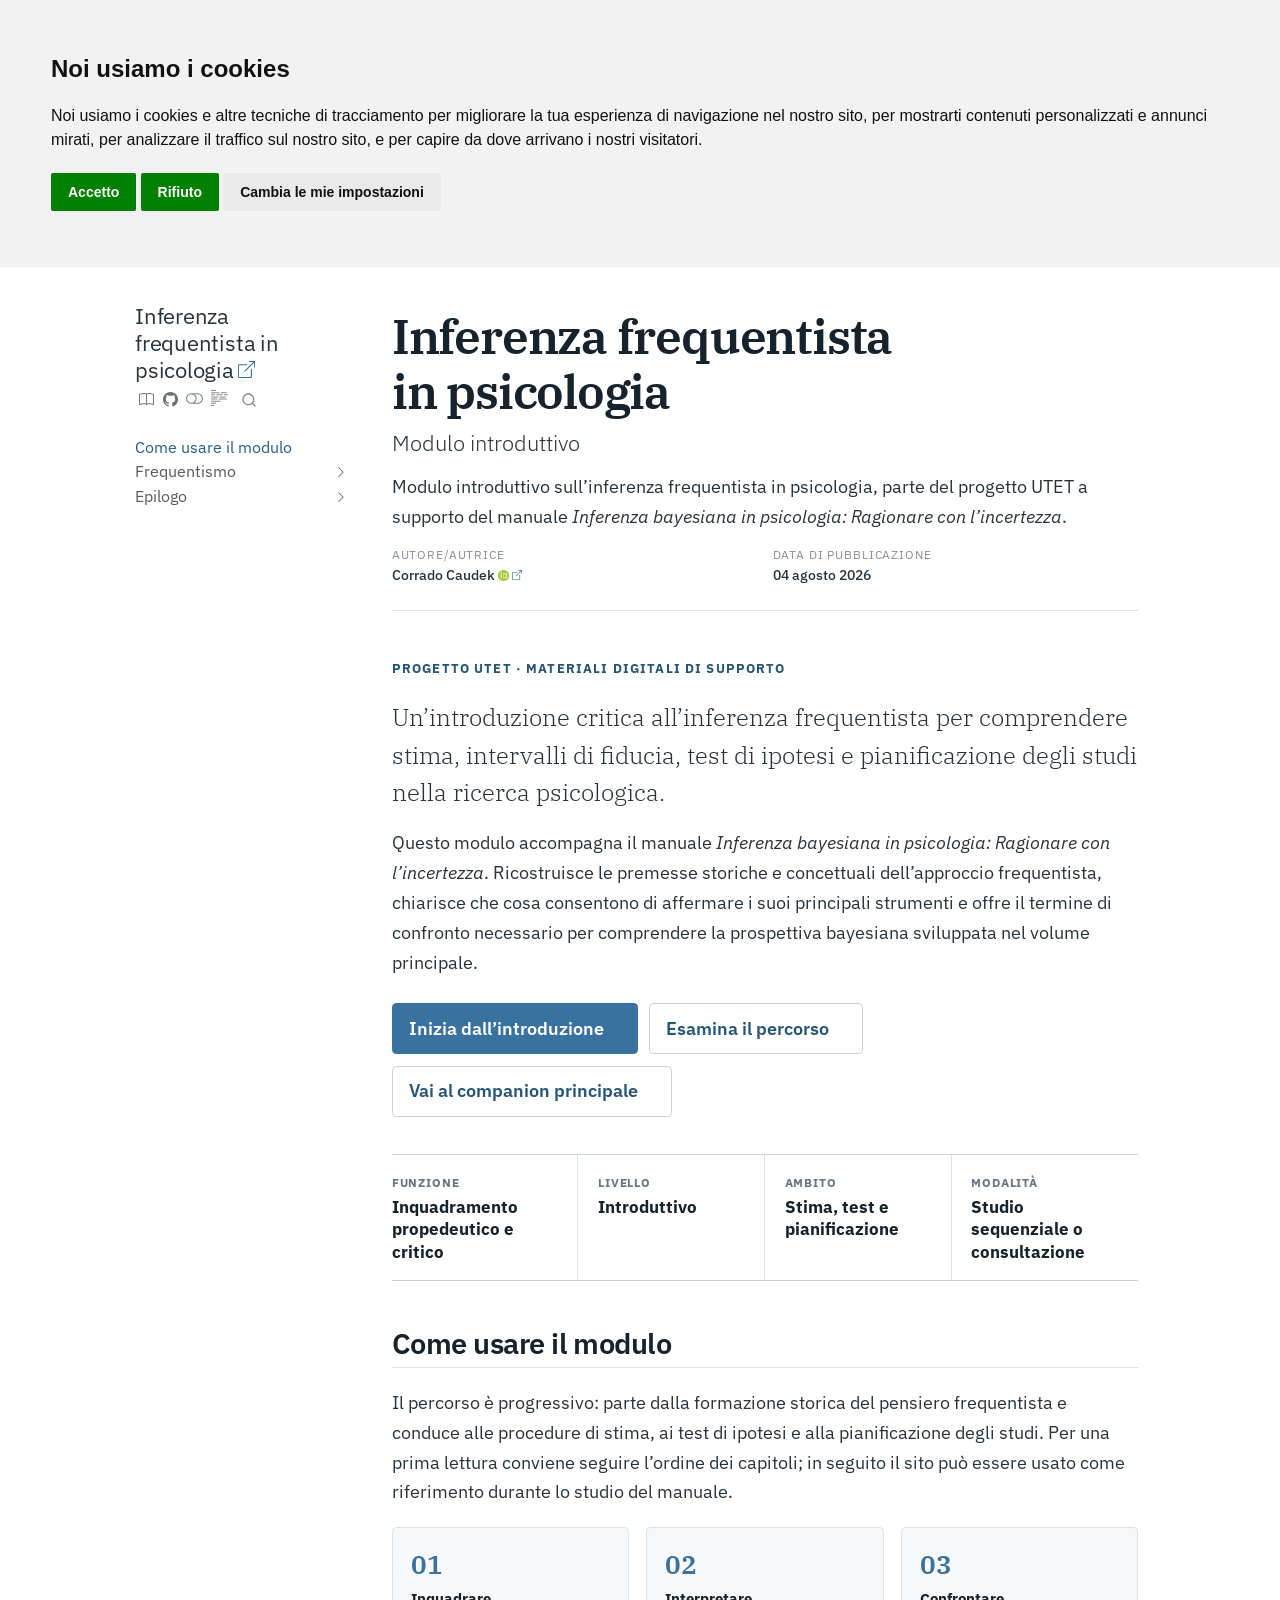
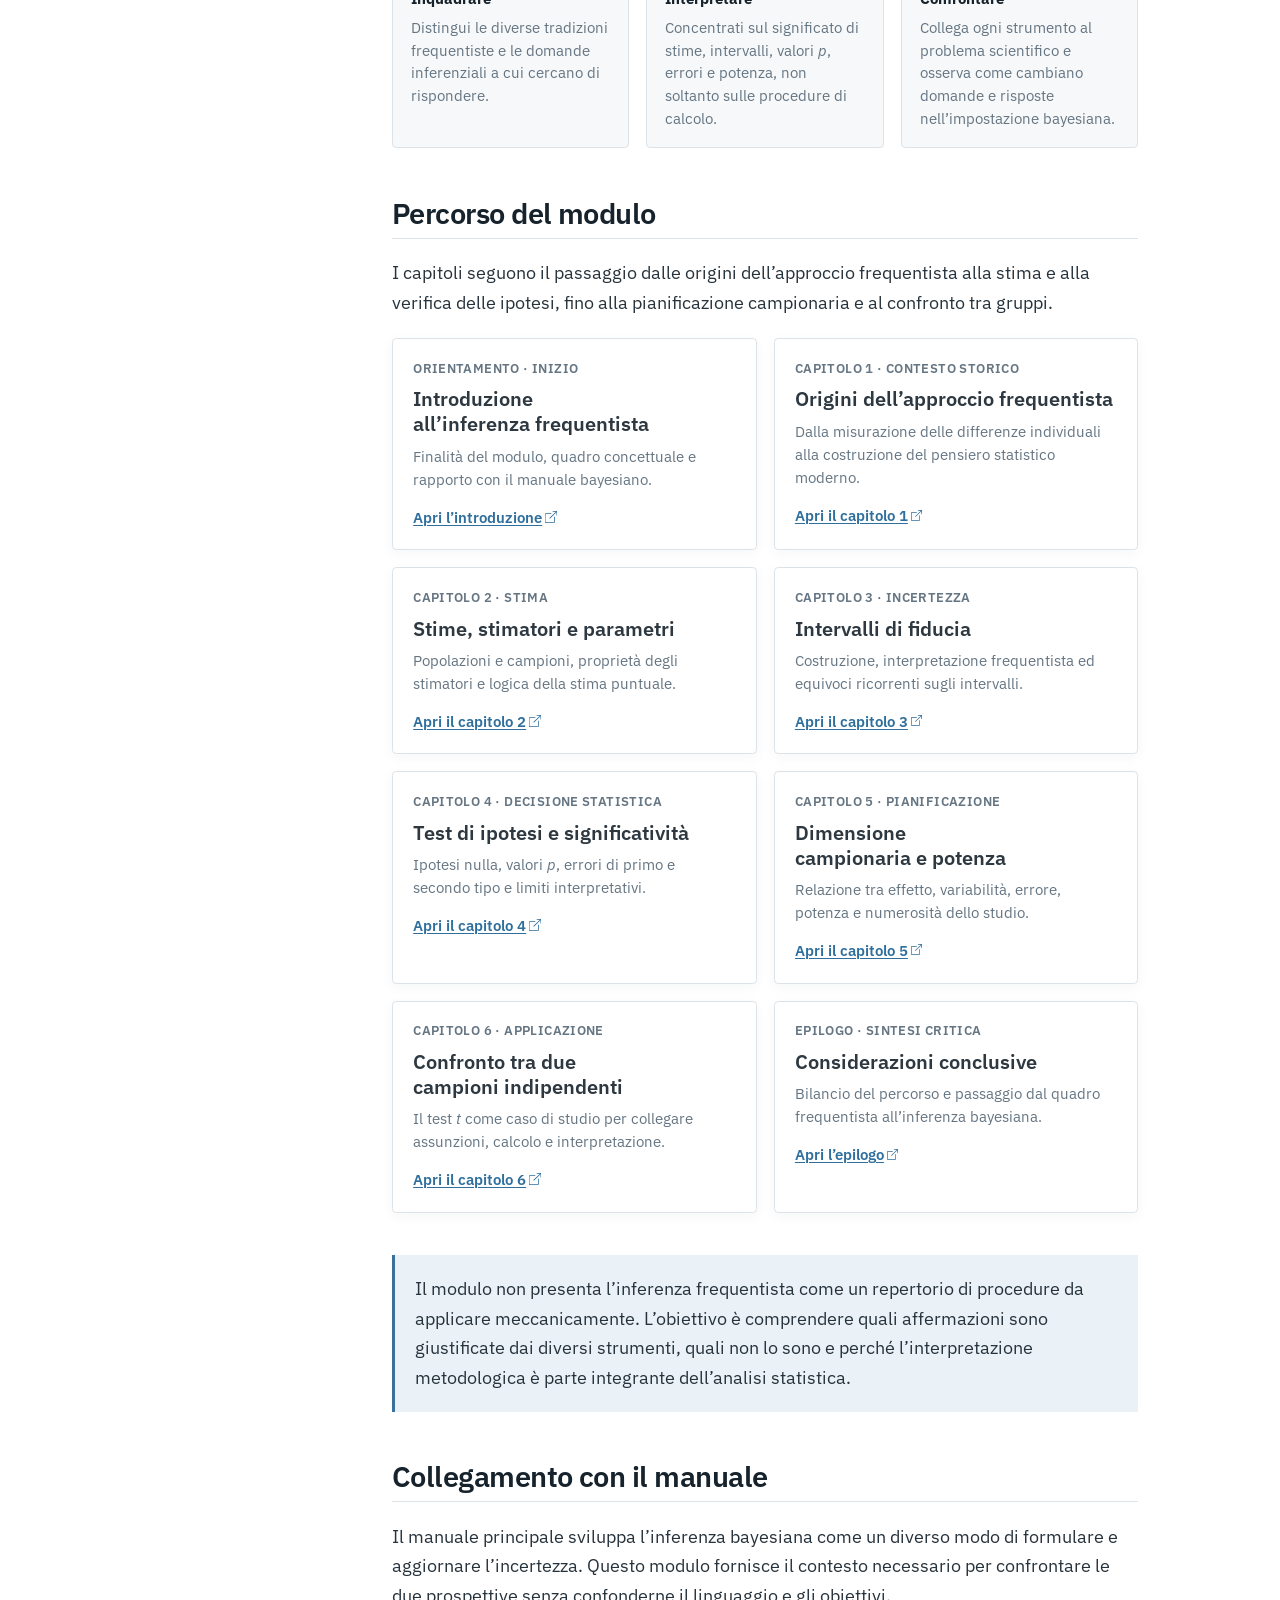
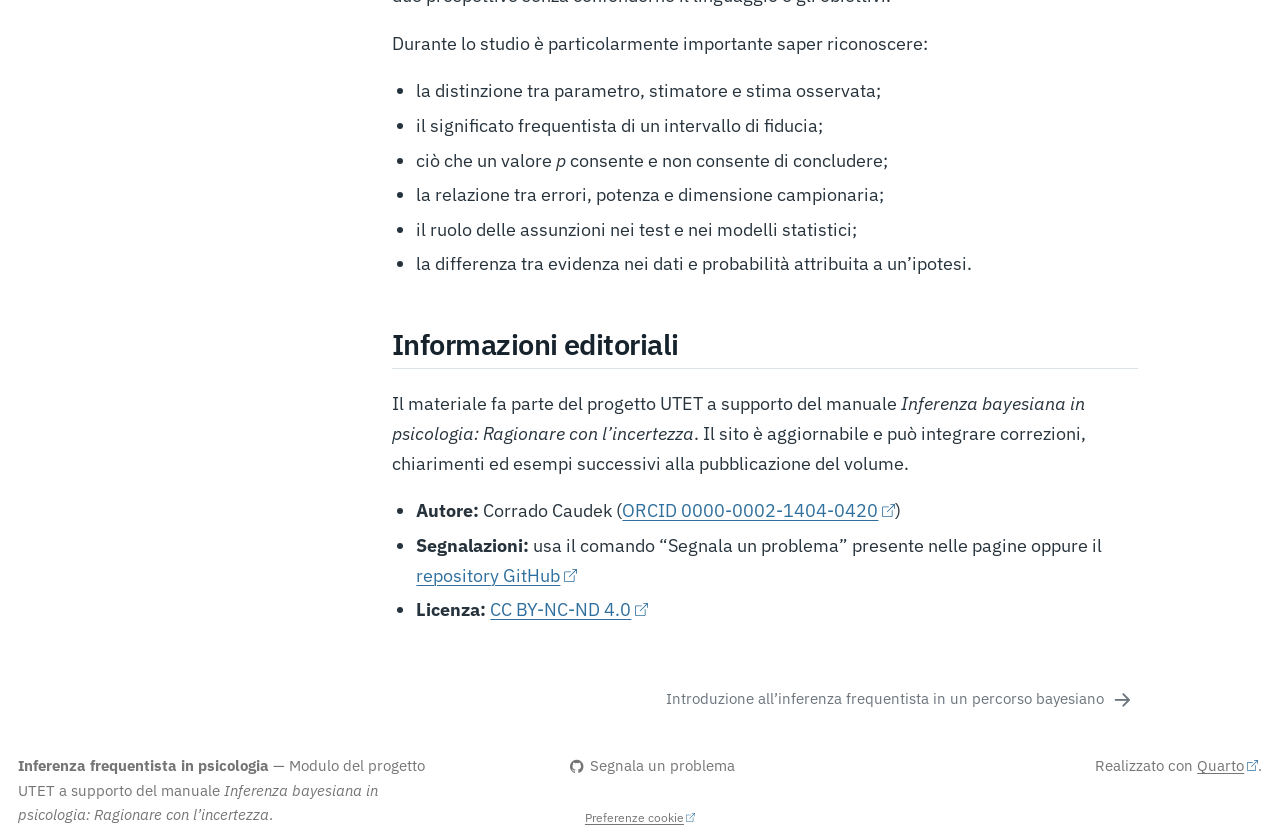
<file: index.html>
<!DOCTYPE html>
<html xmlns="http://www.w3.org/1999/xhtml" lang="it" xml:lang="it"><head>

<meta charset="utf-8">
<meta name="generator" content="quarto-1.9.38">

<meta name="viewport" content="width=device-width, initial-scale=1.0, user-scalable=yes">

<meta name="author" content="Corrado Caudek">
<meta name="description" content="Modulo introduttivo sull’inferenza frequentista in psicologia, parte del progetto UTET a supporto del manuale Inferenza bayesiana in psicologia: Ragionare con l’incertezza.">

<title>Inferenza frequentista in psicologia</title>
<style>
/* Default styles provided by pandoc.
** See https://pandoc.org/MANUAL.html#variables-for-html for config info.
*/
code{white-space: pre-wrap;}
span.smallcaps{font-variant: small-caps;}
div.columns{display: flex; gap: min(4vw, 1.5em);}
div.column{flex: auto; overflow-x: auto;}
div.hanging-indent{margin-left: 1.5em; text-indent: -1.5em;}
ul.task-list{list-style: none;}
ul.task-list li input[type="checkbox"] {
  width: 0.8em;
  margin: 0 0.8em 0.2em -1em; /* quarto-specific, see https://github.com/quarto-dev/quarto-cli/issues/4556 */ 
  vertical-align: middle;
}
</style>


<script src="site_libs/quarto-nav/quarto-nav.js"></script>
<script src="site_libs/quarto-nav/headroom.min.js"></script>
<script src="site_libs/clipboard/clipboard.min.js"></script>
<script src="site_libs/quarto-search/autocomplete.umd.js"></script>
<script src="site_libs/quarto-search/fuse.min.js"></script>
<script src="site_libs/quarto-search/quarto-search.js"></script>
<meta name="quarto:offset" content="./">
<link href="./chapters/frequentist_inference/introduction_frequentist_inference.html" rel="next">
<script src="site_libs/cookie-consent/cookie-consent.js"></script>
<link href="site_libs/cookie-consent/cookie-consent.css" rel="stylesheet">
<script src="site_libs/quarto-html/quarto.js" type="module"></script>
<script src="site_libs/quarto-html/tabsets/tabsets.js" type="module"></script>
<script src="site_libs/quarto-html/popper.min.js"></script>
<script src="site_libs/quarto-html/tippy.umd.min.js"></script>
<script src="site_libs/quarto-html/anchor.min.js"></script>
<link href="site_libs/quarto-html/tippy.css" rel="stylesheet">
<link href="site_libs/quarto-html/quarto-syntax-highlighting-bd31b91f9ddb1a75e3744ba9797c8182.css" rel="stylesheet" class="quarto-color-scheme" id="quarto-text-highlighting-styles">
<link href="site_libs/quarto-html/quarto-syntax-highlighting-dark-662b1d839dd28a08d17be9d78b753e45.css" rel="stylesheet" class="quarto-color-scheme quarto-color-alternate" id="quarto-text-highlighting-styles">
<link href="site_libs/quarto-html/quarto-syntax-highlighting-bd31b91f9ddb1a75e3744ba9797c8182.css" rel="stylesheet" class="quarto-color-scheme-extra" id="quarto-text-highlighting-styles">
<script src="site_libs/bootstrap/bootstrap.min.js"></script>
<link href="site_libs/bootstrap/bootstrap-icons.css" rel="stylesheet">
<link href="site_libs/bootstrap/bootstrap-3ca9c56ae126dfd2ea2ee80a8ddf12cc.min.css" rel="stylesheet" append-hash="true" class="quarto-color-scheme" id="quarto-bootstrap" data-mode="light">
<link href="site_libs/bootstrap/bootstrap-dark-40bbec47d005422d220f4664576d5232.min.css" rel="stylesheet" append-hash="true" class="quarto-color-scheme quarto-color-alternate" id="quarto-bootstrap" data-mode="light">
<link href="site_libs/bootstrap/bootstrap-3ca9c56ae126dfd2ea2ee80a8ddf12cc.min.css" rel="stylesheet" append-hash="true" class="quarto-color-scheme-extra" id="quarto-bootstrap" data-mode="light">
<script id="quarto-search-options" type="application/json">{
  "location": "sidebar",
  "copy-button": true,
  "collapse-after": 3,
  "panel-placement": "start",
  "type": "overlay",
  "limit": 50,
  "keyboard-shortcut": [
    "f",
    "/",
    "s"
  ],
  "show-item-context": true,
  "language": {
    "search-no-results-text": "Nessun risultato",
    "search-matching-documents-text": "documenti trovati",
    "search-copy-link-title": "Copiare il link nella ricerca",
    "search-hide-matches-text": "Nascondere i risultati aggiuntivi",
    "search-more-match-text": "ci sono altri risultati in questo documento",
    "search-more-matches-text": "ulteriori risultati in questo documento",
    "search-clear-button-title": "Pulire",
    "search-text-placeholder": "",
    "search-detached-cancel-button-title": "Cancellare",
    "search-submit-button-title": "Inviare",
    "search-label": "Ricerca"
  }
}</script>
<script async="" src="https://www.googletagmanager.com/gtag/js?id=G-QT5S3P9D31"></script>

<script type="text/plain" cookie-consent="tracking">

window.dataLayer = window.dataLayer || [];
function gtag(){dataLayer.push(arguments);}
gtag('js', new Date());
gtag('config', 'G-QT5S3P9D31', { 'anonymize_ip': true});
</script>

<script type="text/javascript" charset="UTF-8">
document.addEventListener('DOMContentLoaded', function () {
cookieconsent.run({
  "notice_banner_type":"headline",
  "consent_type":"express",
  "palette":"light",
  "language":"en",
  "page_load_consent_levels":["strictly-necessary"],
  "notice_banner_reject_button_hide":false,
  "preferences_center_close_button_hide":false,
  "website_name":""
  ,
"language":"it"
  });
});
</script> 
  
<style>html{ scroll-behavior: smooth; }</style>


<meta property="og:title" content="Inferenza frequentista in psicologia">
<meta property="og:description" content="Modulo introduttivo sull’inferenza frequentista in psicologia, parte del progetto UTET a supporto del manuale Inferenza bayesiana in psicologia: Ragionare con l’incertezza.">
<meta property="og:image" content="https://ccaudek.github.io/utet-frequentista/[data-uri]">
<meta property="og:site_name" content="Inferenza frequentista in psicologia">
<meta name="twitter:title" content="Inferenza frequentista in psicologia">
<meta name="twitter:description" content="Modulo introduttivo sull’inferenza frequentista in psicologia, parte del progetto UTET a supporto del manuale Inferenza bayesiana in psicologia: Ragionare con l’incertezza.">
<meta name="twitter:image" content="https://ccaudek.github.io/utet-frequentista/[data-uri]">
<meta name="twitter:card" content="summary_large_image">
<link rel="canonical" href="https://ccaudek.github.io/utet-frequentista/">
</head>

<body class="nav-sidebar floating fullcontent quarto-light"><script id="quarto-html-before-body" type="application/javascript">
    const toggleBodyColorMode = (bsSheetEl) => {
      const mode = bsSheetEl.getAttribute("data-mode");
      const bodyEl = window.document.querySelector("body");
      if (mode === "dark") {
        bodyEl.classList.add("quarto-dark");
        bodyEl.classList.remove("quarto-light");
      } else {
        bodyEl.classList.add("quarto-light");
        bodyEl.classList.remove("quarto-dark");
      }
    }
    const toggleBodyColorPrimary = () => {
      const bsSheetEl = window.document.querySelector("link#quarto-bootstrap:not([rel=disabled-stylesheet])");
      if (bsSheetEl) {
        toggleBodyColorMode(bsSheetEl);
      }
    }
    const setColorSchemeToggle = (alternate) => {
      const toggles = window.document.querySelectorAll('.quarto-color-scheme-toggle');
      for (let i=0; i < toggles.length; i++) {
        const toggle = toggles[i];
        if (toggle) {
          if (alternate) {
            toggle.classList.add("alternate");
          } else {
            toggle.classList.remove("alternate");
          }
        }
      }
    };
    const toggleColorMode = (alternate) => {
      // Switch the stylesheets
      const primaryStylesheets = window.document.querySelectorAll('link.quarto-color-scheme:not(.quarto-color-alternate)');
      const alternateStylesheets = window.document.querySelectorAll('link.quarto-color-scheme.quarto-color-alternate');
      manageTransitions('#quarto-margin-sidebar .nav-link', false);
      if (alternate) {
        // note: dark is layered on light, we don't disable primary!
        enableStylesheet(alternateStylesheets);
        for (const sheetNode of alternateStylesheets) {
          if (sheetNode.id === "quarto-bootstrap") {
            toggleBodyColorMode(sheetNode);
          }
        }
      } else {
        disableStylesheet(alternateStylesheets);
        enableStylesheet(primaryStylesheets)
        toggleBodyColorPrimary();
      }
      manageTransitions('#quarto-margin-sidebar .nav-link', true);
      // Switch the toggles
      setColorSchemeToggle(alternate)
      // Hack to workaround the fact that safari doesn't
      // properly recolor the scrollbar when toggling (#1455)
      if (navigator.userAgent.indexOf('Safari') > 0 && navigator.userAgent.indexOf('Chrome') == -1) {
        manageTransitions("body", false);
        window.scrollTo(0, 1);
        setTimeout(() => {
          window.scrollTo(0, 0);
          manageTransitions("body", true);
        }, 40);
      }
    }
    const disableStylesheet = (stylesheets) => {
      for (let i=0; i < stylesheets.length; i++) {
        const stylesheet = stylesheets[i];
        stylesheet.rel = 'disabled-stylesheet';
      }
    }
    const enableStylesheet = (stylesheets) => {
      for (let i=0; i < stylesheets.length; i++) {
        const stylesheet = stylesheets[i];
        if(stylesheet.rel !== 'stylesheet') { // for Chrome, which will still FOUC without this check
          stylesheet.rel = 'stylesheet';
        }
      }
    }
    const manageTransitions = (selector, allowTransitions) => {
      const els = window.document.querySelectorAll(selector);
      for (let i=0; i < els.length; i++) {
        const el = els[i];
        if (allowTransitions) {
          el.classList.remove('notransition');
        } else {
          el.classList.add('notransition');
        }
      }
    }
    const isFileUrl = () => {
      return window.location.protocol === 'file:';
    }
    const hasAlternateSentinel = () => {
      let styleSentinel = getColorSchemeSentinel();
      if (styleSentinel !== null) {
        return styleSentinel === "alternate";
      } else {
        return false;
      }
    }
    const setStyleSentinel = (alternate) => {
      const value = alternate ? "alternate" : "default";
      if (!isFileUrl()) {
        window.localStorage.setItem("quarto-color-scheme", value);
      } else {
        localAlternateSentinel = value;
      }
    }
    const getColorSchemeSentinel = () => {
      if (!isFileUrl()) {
        const storageValue = window.localStorage.getItem("quarto-color-scheme");
        return storageValue != null ? storageValue : localAlternateSentinel;
      } else {
        return localAlternateSentinel;
      }
    }
    const toggleGiscusIfUsed = (isAlternate, darkModeDefault) => {
      const baseTheme = document.querySelector('#giscus-base-theme')?.value ?? 'light';
      const alternateTheme = document.querySelector('#giscus-alt-theme')?.value ?? 'dark';
      let newTheme = '';
      if(authorPrefersDark) {
        newTheme = isAlternate ? baseTheme : alternateTheme;
      } else {
        newTheme = isAlternate ? alternateTheme : baseTheme;
      }
      const changeGiscusTheme = () => {
        // From: https://github.com/giscus/giscus/issues/336
        const sendMessage = (message) => {
          const iframe = document.querySelector('iframe.giscus-frame');
          if (!iframe) return;
          iframe.contentWindow.postMessage({ giscus: message }, 'https://giscus.app');
        }
        sendMessage({
          setConfig: {
            theme: newTheme
          }
        });
      }
      const isGiscussLoaded = window.document.querySelector('iframe.giscus-frame') !== null;
      if (isGiscussLoaded) {
        changeGiscusTheme();
      }
    };
    const authorPrefersDark = false;
    const queryPrefersDark = window.matchMedia('(prefers-color-scheme: dark)');
    const darkModeDefault = queryPrefersDark.matches;
      document.querySelector('link#quarto-text-highlighting-styles.quarto-color-scheme-extra').rel = 'disabled-stylesheet';
      document.querySelector('link#quarto-bootstrap.quarto-color-scheme-extra').rel = 'disabled-stylesheet';
    let localAlternateSentinel = darkModeDefault ? 'alternate' : 'default';
    // Dark / light mode switch
    window.quartoToggleColorScheme = () => {
      // Read the current dark / light value
      let toAlternate = !hasAlternateSentinel();
      toggleColorMode(toAlternate);
      setStyleSentinel(toAlternate);
      toggleGiscusIfUsed(toAlternate, darkModeDefault);
      window.dispatchEvent(new Event('resize'));
    };
    queryPrefersDark.addEventListener("change", e => {
      if(window.localStorage.getItem("quarto-color-scheme") !== null)
        return;
      const alternate = e.matches
      toggleColorMode(alternate);
      localAlternateSentinel = e.matches ? 'alternate' : 'default'; // this is used alongside local storage!
      toggleGiscusIfUsed(alternate, darkModeDefault);
    });
    // Switch to dark mode if need be
    if (hasAlternateSentinel()) {
      toggleColorMode(true);
    } else {
      toggleColorMode(false);
    }
  </script>

<div id="quarto-search-results"></div>
  <header id="quarto-header" class="headroom fixed-top">
  <nav class="quarto-secondary-nav">
    <div class="container-fluid d-flex">
      <button type="button" class="quarto-btn-toggle btn" data-bs-toggle="collapse" role="button" data-bs-target=".quarto-sidebar-collapse-item" aria-controls="quarto-sidebar" aria-expanded="false" aria-label="Attiva/disattiva la barra laterale" onclick="if (window.quartoToggleHeadroom) { window.quartoToggleHeadroom(); }">
        <i class="bi bi-layout-text-sidebar-reverse"></i>
      </button>
        <nav class="quarto-page-breadcrumbs" aria-label="breadcrumb"><ol class="breadcrumb"><li class="breadcrumb-item"><a href="./index.html">Come usare il modulo</a></li></ol></nav>
        <a class="flex-grow-1" role="navigation" data-bs-toggle="collapse" data-bs-target=".quarto-sidebar-collapse-item" aria-controls="quarto-sidebar" aria-expanded="false" aria-label="Attiva/disattiva la barra laterale" onclick="if (window.quartoToggleHeadroom) { window.quartoToggleHeadroom(); }">      
        </a>
      <button type="button" class="btn quarto-search-button" aria-label="Ricerca" onclick="window.quartoOpenSearch();">
        <i class="bi bi-search"></i>
      </button>
    </div>
  </nav>
</header>
<!-- content -->
<div id="quarto-content" class="quarto-container page-columns page-rows-contents page-layout-article">
<!-- sidebar -->
  <nav id="quarto-sidebar" class="sidebar collapse collapse-horizontal quarto-sidebar-collapse-item sidebar-navigation floating overflow-auto">
    <div class="pt-lg-2 mt-2 text-left sidebar-header">
    <div class="sidebar-title mb-0 py-0">
      <a href="./">Inferenza frequentista in psicologia</a> 
        <div class="sidebar-tools-main tools-wide">
    <a href="https://ccaudek.github.io/utet-companion/" title="Manuale e companion" class="quarto-navigation-tool px-1" aria-label="Manuale e companion"><i class="bi bi-book"></i></a>
    <a href="https://github.com/ccaudek/utet-frequentista/" title="Eseguire il codice" class="quarto-navigation-tool px-1" aria-label="Eseguire il codice"><i class="bi bi-github"></i></a>
  <a href="" class="quarto-color-scheme-toggle quarto-navigation-tool  px-1" onclick="window.quartoToggleColorScheme(); return false;" title="Attiva/disattiva la modalità oscura"><i class="bi"></i></a>
  <a href="" class="quarto-reader-toggle quarto-navigation-tool px-1" onclick="window.quartoToggleReader(); return false;" title="Attiva/disattiva la modalità lettore">
  <div class="quarto-reader-toggle-btn">
  <i class="bi"></i>
  </div>
</a>
    <div id="quarto-search" class="quarto-navigation-tool px-1" title="Ricerca"></div>
</div>
    </div>
      </div>
    <div class="sidebar-menu-container"> 
    <ul class="list-unstyled mt-1">
        <li class="sidebar-item">
  <div class="sidebar-item-container"> 
  <a href="./index.html" class="sidebar-item-text sidebar-link active">
 <span class="menu-text">Come usare il modulo</span></a>
  </div>
</li>
        <li class="sidebar-item sidebar-item-section">
      <div class="sidebar-item-container"> 
            <a class="sidebar-item-text sidebar-link text-start collapsed" data-bs-toggle="collapse" data-bs-target="#quarto-sidebar-section-1" role="navigation" aria-expanded="false">
 <span class="menu-text">Frequentismo</span></a>
          <a class="sidebar-item-toggle text-start collapsed" data-bs-toggle="collapse" data-bs-target="#quarto-sidebar-section-1" role="navigation" aria-expanded="false" aria-label="Attiva/disattiva sezione">
            <i class="bi bi-chevron-right ms-2"></i>
          </a> 
      </div>
      <ul id="quarto-sidebar-section-1" class="collapse list-unstyled sidebar-section depth1 ">  
          <li class="sidebar-item">
  <div class="sidebar-item-container"> 
  <a href="./chapters/frequentist_inference/introduction_frequentist_inference.html" class="sidebar-item-text sidebar-link">
 <span class="menu-text">Introduzione all’inferenza frequentista in un percorso bayesiano</span></a>
  </div>
</li>
          <li class="sidebar-item">
  <div class="sidebar-item-container"> 
  <a href="./chapters/frequentist_inference/01_galton.html" class="sidebar-item-text sidebar-link">
 <span class="menu-text"><span class="chapter-number">1</span>&nbsp; <span class="chapter-title">Origini storiche dell’approccio frequentista</span></span></a>
  </div>
</li>
          <li class="sidebar-item">
  <div class="sidebar-item-container"> 
  <a href="./chapters/frequentist_inference/02_stime_parametri.html" class="sidebar-item-text sidebar-link">
 <span class="menu-text"><span class="chapter-number">2</span>&nbsp; <span class="chapter-title">Stime, stimatori e parametri</span></span></a>
  </div>
</li>
          <li class="sidebar-item">
  <div class="sidebar-item-container"> 
  <a href="./chapters/frequentist_inference/03_conf_interv.html" class="sidebar-item-text sidebar-link">
 <span class="menu-text"><span class="chapter-number">3</span>&nbsp; <span class="chapter-title">Intervalli di confidenza</span></span></a>
  </div>
</li>
          <li class="sidebar-item">
  <div class="sidebar-item-container"> 
  <a href="./chapters/frequentist_inference/04_test_ipotesi.html" class="sidebar-item-text sidebar-link">
 <span class="menu-text"><span class="chapter-number">4</span>&nbsp; <span class="chapter-title">Test di ipotesi e valore-<em>p</em></span></span></a>
  </div>
</li>
          <li class="sidebar-item">
  <div class="sidebar-item-container"> 
  <a href="./chapters/frequentist_inference/05_sample_size.html" class="sidebar-item-text sidebar-link">
 <span class="menu-text"><span class="chapter-number">5</span>&nbsp; <span class="chapter-title">Dimensione campionaria, precisione e potenza</span></span></a>
  </div>
</li>
          <li class="sidebar-item">
  <div class="sidebar-item-container"> 
  <a href="./chapters/frequentist_inference/06_two_ind_samples.html" class="sidebar-item-text sidebar-link">
 <span class="menu-text"><span class="chapter-number">6</span>&nbsp; <span class="chapter-title">Confrontare due gruppi indipendenti</span></span></a>
  </div>
</li>
      </ul>
  </li>
        <li class="sidebar-item sidebar-item-section">
      <div class="sidebar-item-container"> 
            <a class="sidebar-item-text sidebar-link text-start collapsed" data-bs-toggle="collapse" data-bs-target="#quarto-sidebar-section-2" role="navigation" aria-expanded="false">
 <span class="menu-text">Epilogo</span></a>
          <a class="sidebar-item-toggle text-start collapsed" data-bs-toggle="collapse" data-bs-target="#quarto-sidebar-section-2" role="navigation" aria-expanded="false" aria-label="Attiva/disattiva sezione">
            <i class="bi bi-chevron-right ms-2"></i>
          </a> 
      </div>
      <ul id="quarto-sidebar-section-2" class="collapse list-unstyled sidebar-section depth1 ">  
          <li class="sidebar-item">
  <div class="sidebar-item-container"> 
  <a href="./chapters/epilogo/epilogo.html" class="sidebar-item-text sidebar-link">
 <span class="menu-text">Conclusioni</span></a>
  </div>
</li>
      </ul>
  </li>
    </ul>
    </div>
</nav>
<div id="quarto-sidebar-glass" class="quarto-sidebar-collapse-item" data-bs-toggle="collapse" data-bs-target=".quarto-sidebar-collapse-item"></div>
<!-- margin-sidebar -->
    
<!-- main -->
<main class="content" id="quarto-document-content">


<header id="title-block-header" class="quarto-title-block default">
<div class="quarto-title">
<h1 class="title">Inferenza frequentista in psicologia</h1>
<p class="subtitle lead">Modulo introduttivo</p>
</div>

<div>
  <div class="description">
    Modulo introduttivo sull’inferenza frequentista in psicologia, parte del progetto UTET a supporto del manuale <em>Inferenza bayesiana in psicologia: Ragionare con l’incertezza</em>.
  </div>
</div>


<div class="quarto-title-meta">

    <div>
    <div class="quarto-title-meta-heading">Autore/Autrice</div>
    <div class="quarto-title-meta-contents">
             <p>Corrado Caudek <a href="https://orcid.org/0000-0002-1404-0420" class="quarto-title-author-orcid"> <img src="[data-uri]"></a></p>
          </div>
  </div>
    
    <div>
    <div class="quarto-title-meta-heading">Data di Pubblicazione</div>
    <div class="quarto-title-meta-contents">
      <p class="date">04 agosto 2026</p>
    </div>
  </div>
  
    
  </div>
  


</header>


<div class="home-intro">
<p><span class="home-eyebrow">Progetto UTET · Materiali digitali di supporto</span></p>
<div class="lead">
<p>Un’introduzione critica all’inferenza frequentista per comprendere stima, intervalli di fiducia, test di ipotesi e pianificazione degli studi nella ricerca psicologica.</p>
</div>
<p>Questo modulo accompagna il manuale <em>Inferenza bayesiana in psicologia: Ragionare con l’incertezza</em>. Ricostruisce le premesse storiche e concettuali dell’approccio frequentista, chiarisce che cosa consentono di affermare i suoi principali strumenti e offre il termine di confronto necessario per comprendere la prospettiva bayesiana sviluppata nel volume principale.</p>
<div class="home-actions">
<p><a href="./chapters/frequentist_inference/introduction_frequentist_inference.html" class="home-action home-action--primary">Inizia dall’introduzione</a> <a href="#percorso-del-modulo" class="home-action">Esamina il percorso</a> <a href="https://ccaudek.github.io/utet-companion/" class="home-action">Vai al companion principale</a></p>
</div>
</div>
<div class="module-facts">
<div class="module-fact">
<p><span class="module-fact__label">Funzione</span></p>
<p><strong>Inquadramento propedeutico e critico</strong></p>
</div>
<div class="module-fact">
<p><span class="module-fact__label">Livello</span></p>
<p><strong>Introduttivo</strong></p>
</div>
<div class="module-fact">
<p><span class="module-fact__label">Ambito</span></p>
<p><strong>Stima, test e pianificazione</strong></p>
</div>
<div class="module-fact">
<p><span class="module-fact__label">Modalità</span></p>
<p><strong>Studio sequenziale o consultazione</strong></p>
</div>
</div>
<section id="come-usare-il-modulo" class="level2 unnumbered unlisted">
<h2 class="unnumbered unlisted anchored" data-anchor-id="come-usare-il-modulo">Come usare il modulo</h2>
<p>Il percorso è progressivo: parte dalla formazione storica del pensiero frequentista e conduce alle procedure di stima, ai test di ipotesi e alla pianificazione degli studi. Per una prima lettura conviene seguire l’ordine dei capitoli; in seguito il sito può essere usato come riferimento durante lo studio del manuale.</p>
<div class="study-steps">
<div class="study-step">
<p><span class="study-step__number">01</span></p>
<p><strong>Inquadrare</strong></p>
<p>Distingui le diverse tradizioni frequentiste e le domande inferenziali a cui cercano di rispondere.</p>
</div>
<div class="study-step">
<p><span class="study-step__number">02</span></p>
<p><strong>Interpretare</strong></p>
<p>Concentrati sul significato di stime, intervalli, valori <em>p</em>, errori e potenza, non soltanto sulle procedure di calcolo.</p>
</div>
<div class="study-step">
<p><span class="study-step__number">03</span></p>
<p><strong>Confrontare</strong></p>
<p>Collega ogni strumento al problema scientifico e osserva come cambiano domande e risposte nell’impostazione bayesiana.</p>
</div>
</div>
</section>
<section id="percorso-del-modulo" class="level2 unnumbered unlisted">
<h2 class="unnumbered unlisted anchored" data-anchor-id="percorso-del-modulo">Percorso del modulo</h2>
<p>I capitoli seguono il passaggio dalle origini dell’approccio frequentista alla stima e alla verifica delle ipotesi, fino alla pianificazione campionaria e al confronto tra gruppi.</p>
<div class="learning-path">
<div class="path-card">
<p><span class="path-card__meta">Orientamento · Inizio</span></p>
<section id="introduzione-allinferenza-frequentista" class="level3 unnumbered unlisted">
<h3 class="unnumbered unlisted anchored" data-anchor-id="introduzione-allinferenza-frequentista">Introduzione all’inferenza frequentista</h3>
<p>Finalità del modulo, quadro concettuale e rapporto con il manuale bayesiano.</p>
<p><a href="./chapters/frequentist_inference/introduction_frequentist_inference.html">Apri l’introduzione</a></p>
</section>
</div>
<div class="path-card">
<p><span class="path-card__meta">Capitolo 1 · Contesto storico</span></p>
<section id="origini-dellapproccio-frequentista" class="level3 unnumbered unlisted">
<h3 class="unnumbered unlisted anchored" data-anchor-id="origini-dellapproccio-frequentista">Origini dell’approccio frequentista</h3>
<p>Dalla misurazione delle differenze individuali alla costruzione del pensiero statistico moderno.</p>
<p><a href="./chapters/frequentist_inference/01_galton.html">Apri il capitolo 1</a></p>
</section>
</div>
<div class="path-card">
<p><span class="path-card__meta">Capitolo 2 · Stima</span></p>
<section id="stime-stimatori-e-parametri" class="level3 unnumbered unlisted">
<h3 class="unnumbered unlisted anchored" data-anchor-id="stime-stimatori-e-parametri">Stime, stimatori e parametri</h3>
<p>Popolazioni e campioni, proprietà degli stimatori e logica della stima puntuale.</p>
<p><a href="./chapters/frequentist_inference/02_stime_parametri.html">Apri il capitolo 2</a></p>
</section>
</div>
<div class="path-card">
<p><span class="path-card__meta">Capitolo 3 · Incertezza</span></p>
<section id="intervalli-di-fiducia" class="level3 unnumbered unlisted">
<h3 class="unnumbered unlisted anchored" data-anchor-id="intervalli-di-fiducia">Intervalli di fiducia</h3>
<p>Costruzione, interpretazione frequentista ed equivoci ricorrenti sugli intervalli.</p>
<p><a href="./chapters/frequentist_inference/03_conf_interv.html">Apri il capitolo 3</a></p>
</section>
</div>
<div class="path-card">
<p><span class="path-card__meta">Capitolo 4 · Decisione statistica</span></p>
<section id="test-di-ipotesi-e-significatività" class="level3 unnumbered unlisted">
<h3 class="unnumbered unlisted anchored" data-anchor-id="test-di-ipotesi-e-significatività">Test di ipotesi e significatività</h3>
<p>Ipotesi nulla, valori <em>p</em>, errori di primo e secondo tipo e limiti interpretativi.</p>
<p><a href="./chapters/frequentist_inference/04_test_ipotesi.html">Apri il capitolo 4</a></p>
</section>
</div>
<div class="path-card">
<p><span class="path-card__meta">Capitolo 5 · Pianificazione</span></p>
<section id="dimensione-campionaria-e-potenza" class="level3 unnumbered unlisted">
<h3 class="unnumbered unlisted anchored" data-anchor-id="dimensione-campionaria-e-potenza">Dimensione campionaria e potenza</h3>
<p>Relazione tra effetto, variabilità, errore, potenza e numerosità dello studio.</p>
<p><a href="./chapters/frequentist_inference/05_sample_size.html">Apri il capitolo 5</a></p>
</section>
</div>
<div class="path-card">
<p><span class="path-card__meta">Capitolo 6 · Applicazione</span></p>
<section id="confronto-tra-due-campioni-indipendenti" class="level3 unnumbered unlisted">
<h3 class="unnumbered unlisted anchored" data-anchor-id="confronto-tra-due-campioni-indipendenti">Confronto tra due campioni indipendenti</h3>
<p>Il test <em>t</em> come caso di studio per collegare assunzioni, calcolo e interpretazione.</p>
<p><a href="./chapters/frequentist_inference/06_two_ind_samples.html">Apri il capitolo 6</a></p>
</section>
</div>
<div class="path-card">
<p><span class="path-card__meta">Epilogo · Sintesi critica</span></p>
<section id="considerazioni-conclusive" class="level3 unnumbered unlisted">
<h3 class="unnumbered unlisted anchored" data-anchor-id="considerazioni-conclusive">Considerazioni conclusive</h3>
<p>Bilancio del percorso e passaggio dal quadro frequentista all’inferenza bayesiana.</p>
<p><a href="./chapters/epilogo/epilogo.html">Apri l’epilogo</a></p>
</section>
</div>
</div>
<div class="editorial-note">
<p>Il modulo non presenta l’inferenza frequentista come un repertorio di procedure da applicare meccanicamente. L’obiettivo è comprendere quali affermazioni sono giustificate dai diversi strumenti, quali non lo sono e perché l’interpretazione metodologica è parte integrante dell’analisi statistica.</p>
</div>
</section>
<section id="collegamento-con-il-manuale" class="level2 unnumbered unlisted">
<h2 class="unnumbered unlisted anchored" data-anchor-id="collegamento-con-il-manuale">Collegamento con il manuale</h2>
<p>Il manuale principale sviluppa l’inferenza bayesiana come un diverso modo di formulare e aggiornare l’incertezza. Questo modulo fornisce il contesto necessario per confrontare le due prospettive senza confonderne il linguaggio e gli obiettivi.</p>
<p>Durante lo studio è particolarmente importante saper riconoscere:</p>
<ul>
<li>la distinzione tra parametro, stimatore e stima osservata;</li>
<li>il significato frequentista di un intervallo di fiducia;</li>
<li>ciò che un valore <em>p</em> consente e non consente di concludere;</li>
<li>la relazione tra errori, potenza e dimensione campionaria;</li>
<li>il ruolo delle assunzioni nei test e nei modelli statistici;</li>
<li>la differenza tra evidenza nei dati e probabilità attribuita a un’ipotesi.</li>
</ul>
</section>
<section id="informazioni-editoriali" class="level2 unnumbered unlisted">
<h2 class="unnumbered unlisted anchored" data-anchor-id="informazioni-editoriali">Informazioni editoriali</h2>
<p>Il materiale fa parte del progetto UTET a supporto del manuale <em>Inferenza bayesiana in psicologia: Ragionare con l’incertezza</em>. Il sito è aggiornabile e può integrare correzioni, chiarimenti ed esempi successivi alla pubblicazione del volume.</p>
<ul>
<li><strong>Autore:</strong> Corrado Caudek (<a href="https://orcid.org/0000-0002-1404-0420">ORCID 0000-0002-1404-0420</a>)</li>
<li><strong>Segnalazioni:</strong> usa il comando “Segnala un problema” presente nelle pagine oppure il <a href="https://github.com/ccaudek/utet-frequentista/issues/new">repository GitHub</a></li>
<li><strong>Licenza:</strong> <a href="https://creativecommons.org/licenses/by-nc-nd/4.0/deed.it">CC BY-NC-ND 4.0</a></li>
</ul>


</section>

</main> <!-- /main -->
<script id="quarto-html-after-body" type="application/javascript">
  window.document.addEventListener("DOMContentLoaded", function (event) {
    // Ensure there is a toggle, if there isn't float one in the top right
    if (window.document.querySelector('.quarto-color-scheme-toggle') === null) {
      const a = window.document.createElement('a');
      a.classList.add('top-right');
      a.classList.add('quarto-color-scheme-toggle');
      a.href = "";
      a.onclick = function() { try { window.quartoToggleColorScheme(); } catch {} return false; };
      const i = window.document.createElement("i");
      i.classList.add('bi');
      a.appendChild(i);
      window.document.body.appendChild(a);
    }
    setColorSchemeToggle(hasAlternateSentinel())
    const icon = "";
    const anchorJS = new window.AnchorJS();
    anchorJS.options = {
      placement: 'right',
      icon: icon
    };
    anchorJS.add('.anchored');
    const isCodeAnnotation = (el) => {
      for (const clz of el.classList) {
        if (clz.startsWith('code-annotation-')) {                     
          return true;
        }
      }
      return false;
    }
    const onCopySuccess = function(e) {
      // button target
      const button = e.trigger;
      // don't keep focus
      button.blur();
      // flash "checked"
      button.classList.add('code-copy-button-checked');
      var currentTitle = button.getAttribute("title");
      button.setAttribute("title", "Copiato!");
      let tooltip;
      if (window.bootstrap) {
        button.setAttribute("data-bs-toggle", "tooltip");
        button.setAttribute("data-bs-placement", "left");
        button.setAttribute("data-bs-title", "Copiato!");
        tooltip = new bootstrap.Tooltip(button, 
          { trigger: "manual", 
            customClass: "code-copy-button-tooltip",
            offset: [0, -8]});
        tooltip.show();    
      }
      setTimeout(function() {
        if (tooltip) {
          tooltip.hide();
          button.removeAttribute("data-bs-title");
          button.removeAttribute("data-bs-toggle");
          button.removeAttribute("data-bs-placement");
        }
        button.setAttribute("title", currentTitle);
        button.classList.remove('code-copy-button-checked');
      }, 1000);
      // clear code selection
      e.clearSelection();
    }
    const getTextToCopy = function(trigger) {
      const outerScaffold = trigger.parentElement.cloneNode(true);
      const codeEl = outerScaffold.querySelector('code');
      for (const childEl of codeEl.children) {
        if (isCodeAnnotation(childEl)) {
          childEl.remove();
        }
      }
      return codeEl.innerText;
    }
    const clipboard = new window.ClipboardJS('.code-copy-button:not([data-in-quarto-modal])', {
      text: getTextToCopy
    });
    clipboard.on('success', onCopySuccess);
    if (window.document.getElementById('quarto-embedded-source-code-modal')) {
      const clipboardModal = new window.ClipboardJS('.code-copy-button[data-in-quarto-modal]', {
        text: getTextToCopy,
        container: window.document.getElementById('quarto-embedded-source-code-modal')
      });
      clipboardModal.on('success', onCopySuccess);
    }
      var localhostRegex = new RegExp(/^(?:http|https):\/\/localhost\:?[0-9]*\//);
      var mailtoRegex = new RegExp(/^mailto:/);
        var filterRegex = new RegExp("^(?:https?:)?//ccaudek\.github\.io/utet-prob/");
      var isInternal = (href) => {
          return filterRegex.test(href) || localhostRegex.test(href) || mailtoRegex.test(href);
      }
      // Inspect non-navigation links and adorn them if external
     var links = window.document.querySelectorAll('a[href]:not(.nav-link):not(.navbar-brand):not(.toc-action):not(.sidebar-link):not(.sidebar-item-toggle):not(.pagination-link):not(.no-external):not([aria-hidden]):not(.dropdown-item):not(.quarto-navigation-tool):not(.about-link)');
      for (var i=0; i<links.length; i++) {
        const link = links[i];
        if (!isInternal(link.href)) {
          // undo the damage that might have been done by quarto-nav.js in the case of
          // links that we want to consider external
          if (link.dataset.originalHref !== undefined) {
            link.href = link.dataset.originalHref;
          }
            // target, if specified
            link.setAttribute("target", "_blank");
            if (link.getAttribute("rel") === null) {
              link.setAttribute("rel", "noopener");
            }
            // default icon
            link.classList.add("external");
        }
      }
    function tippyHover(el, contentFn, onTriggerFn, onUntriggerFn) {
      const config = {
        allowHTML: true,
        maxWidth: 500,
        delay: 100,
        arrow: false,
        appendTo: function(el) {
            return el.parentElement;
        },
        interactive: true,
        interactiveBorder: 10,
        theme: 'quarto',
        placement: 'bottom-start',
      };
      if (contentFn) {
        config.content = contentFn;
      }
      if (onTriggerFn) {
        config.onTrigger = onTriggerFn;
      }
      if (onUntriggerFn) {
        config.onUntrigger = onUntriggerFn;
      }
      window.tippy(el, config); 
    }
    const noterefs = window.document.querySelectorAll('a[role="doc-noteref"]');
    for (var i=0; i<noterefs.length; i++) {
      const ref = noterefs[i];
      tippyHover(ref, function() {
        // use id or data attribute instead here
        let href = ref.getAttribute('data-footnote-href') || ref.getAttribute('href');
        try { href = new URL(href).hash; } catch {}
        const id = href.replace(/^#\/?/, "");
        const note = window.document.getElementById(id);
        if (note) {
          return note.innerHTML;
        } else {
          return "";
        }
      });
    }
    const xrefs = window.document.querySelectorAll('a.quarto-xref');
    const processXRef = (id, note) => {
      // Strip column container classes
      const stripColumnClz = (el) => {
        el.classList.remove("page-full", "page-columns");
        if (el.children) {
          for (const child of el.children) {
            stripColumnClz(child);
          }
        }
      }
      stripColumnClz(note)
      if (id === null || id.startsWith('sec-')) {
        // Special case sections, only their first couple elements
        const container = document.createElement("div");
        if (note.children && note.children.length > 2) {
          container.appendChild(note.children[0].cloneNode(true));
          for (let i = 1; i < note.children.length; i++) {
            const child = note.children[i];
            if (child.tagName === "P" && child.innerText === "") {
              continue;
            } else {
              container.appendChild(child.cloneNode(true));
              break;
            }
          }
          if (window.Quarto?.typesetMath) {
            window.Quarto.typesetMath(container);
          }
          return container.innerHTML
        } else {
          if (window.Quarto?.typesetMath) {
            window.Quarto.typesetMath(note);
          }
          return note.innerHTML;
        }
      } else {
        // Remove any anchor links if they are present
        const anchorLink = note.querySelector('a.anchorjs-link');
        if (anchorLink) {
          anchorLink.remove();
        }
        if (window.Quarto?.typesetMath) {
          window.Quarto.typesetMath(note);
        }
        if (note.classList.contains("callout")) {
          return note.outerHTML;
        } else {
          return note.innerHTML;
        }
      }
    }
    for (var i=0; i<xrefs.length; i++) {
      const xref = xrefs[i];
      tippyHover(xref, undefined, function(instance) {
        instance.disable();
        let url = xref.getAttribute('href');
        let hash = undefined; 
        if (url.startsWith('#')) {
          hash = url;
        } else {
          try { hash = new URL(url).hash; } catch {}
        }
        if (hash) {
          const id = hash.replace(/^#\/?/, "");
          const note = window.document.getElementById(id);
          if (note !== null) {
            try {
              const html = processXRef(id, note.cloneNode(true));
              instance.setContent(html);
            } finally {
              instance.enable();
              instance.show();
            }
          } else {
            // See if we can fetch this
            fetch(url.split('#')[0])
            .then(res => res.text())
            .then(html => {
              const parser = new DOMParser();
              const htmlDoc = parser.parseFromString(html, "text/html");
              const note = htmlDoc.getElementById(id);
              if (note !== null) {
                const html = processXRef(id, note);
                instance.setContent(html);
              } 
            }).finally(() => {
              instance.enable();
              instance.show();
            });
          }
        } else {
          // See if we can fetch a full url (with no hash to target)
          // This is a special case and we should probably do some content thinning / targeting
          fetch(url)
          .then(res => res.text())
          .then(html => {
            const parser = new DOMParser();
            const htmlDoc = parser.parseFromString(html, "text/html");
            const note = htmlDoc.querySelector('main.content');
            if (note !== null) {
              // This should only happen for chapter cross references
              // (since there is no id in the URL)
              // remove the first header
              if (note.children.length > 0 && note.children[0].tagName === "HEADER") {
                note.children[0].remove();
              }
              const html = processXRef(null, note);
              instance.setContent(html);
            } 
          }).finally(() => {
            instance.enable();
            instance.show();
          });
        }
      }, function(instance) {
      });
    }
        let selectedAnnoteEl;
        const selectorForAnnotation = ( cell, annotation) => {
          let cellAttr = 'data-code-cell="' + cell + '"';
          let lineAttr = 'data-code-annotation="' +  annotation + '"';
          const selector = 'span[' + cellAttr + '][' + lineAttr + ']';
          return selector;
        }
        const selectCodeLines = (annoteEl) => {
          const doc = window.document;
          const targetCell = annoteEl.getAttribute("data-target-cell");
          const targetAnnotation = annoteEl.getAttribute("data-target-annotation");
          const annoteSpan = window.document.querySelector(selectorForAnnotation(targetCell, targetAnnotation));
          const lines = annoteSpan.getAttribute("data-code-lines").split(",");
          const lineIds = lines.map((line) => {
            return targetCell + "-" + line;
          })
          let top = null;
          let height = null;
          let parent = null;
          if (lineIds.length > 0) {
              //compute the position of the single el (top and bottom and make a div)
              const el = window.document.getElementById(lineIds[0]);
              top = el.offsetTop;
              height = el.offsetHeight;
              parent = el.parentElement.parentElement;
            if (lineIds.length > 1) {
              const lastEl = window.document.getElementById(lineIds[lineIds.length - 1]);
              const bottom = lastEl.offsetTop + lastEl.offsetHeight;
              height = bottom - top;
            }
            if (top !== null && height !== null && parent !== null) {
              // cook up a div (if necessary) and position it 
              let div = window.document.getElementById("code-annotation-line-highlight");
              if (div === null) {
                div = window.document.createElement("div");
                div.setAttribute("id", "code-annotation-line-highlight");
                div.style.position = 'absolute';
                parent.appendChild(div);
              }
              div.style.top = top - 2 + "px";
              div.style.height = height + 4 + "px";
              div.style.left = 0;
              let gutterDiv = window.document.getElementById("code-annotation-line-highlight-gutter");
              if (gutterDiv === null) {
                gutterDiv = window.document.createElement("div");
                gutterDiv.setAttribute("id", "code-annotation-line-highlight-gutter");
                gutterDiv.style.position = 'absolute';
                const codeCell = window.document.getElementById(targetCell);
                const gutter = codeCell.querySelector('.code-annotation-gutter');
                gutter.appendChild(gutterDiv);
              }
              gutterDiv.style.top = top - 2 + "px";
              gutterDiv.style.height = height + 4 + "px";
            }
            selectedAnnoteEl = annoteEl;
          }
        };
        const unselectCodeLines = () => {
          const elementsIds = ["code-annotation-line-highlight", "code-annotation-line-highlight-gutter"];
          elementsIds.forEach((elId) => {
            const div = window.document.getElementById(elId);
            if (div) {
              div.remove();
            }
          });
          selectedAnnoteEl = undefined;
        };
          // Handle positioning of the toggle
      window.addEventListener(
        "resize",
        throttle(() => {
          elRect = undefined;
          if (selectedAnnoteEl) {
            selectCodeLines(selectedAnnoteEl);
          }
        }, 10)
      );
      function throttle(fn, ms) {
      let throttle = false;
      let timer;
        return (...args) => {
          if(!throttle) { // first call gets through
              fn.apply(this, args);
              throttle = true;
          } else { // all the others get throttled
              if(timer) clearTimeout(timer); // cancel #2
              timer = setTimeout(() => {
                fn.apply(this, args);
                timer = throttle = false;
              }, ms);
          }
        };
      }
        // Attach click handler to the DT
        const annoteDls = window.document.querySelectorAll('dt[data-target-cell]');
        for (const annoteDlNode of annoteDls) {
          annoteDlNode.addEventListener('click', (event) => {
            const clickedEl = event.target;
            if (clickedEl !== selectedAnnoteEl) {
              unselectCodeLines();
              const activeEl = window.document.querySelector('dt[data-target-cell].code-annotation-active');
              if (activeEl) {
                activeEl.classList.remove('code-annotation-active');
              }
              selectCodeLines(clickedEl);
              clickedEl.classList.add('code-annotation-active');
            } else {
              // Unselect the line
              unselectCodeLines();
              clickedEl.classList.remove('code-annotation-active');
            }
          });
        }
    const findCites = (el) => {
      const parentEl = el.parentElement;
      if (parentEl) {
        const cites = parentEl.dataset.cites;
        if (cites) {
          return {
            el,
            cites: cites.split(' ')
          };
        } else {
          return findCites(el.parentElement)
        }
      } else {
        return undefined;
      }
    };
    var bibliorefs = window.document.querySelectorAll('a[role="doc-biblioref"]');
    for (var i=0; i<bibliorefs.length; i++) {
      const ref = bibliorefs[i];
      const citeInfo = findCites(ref);
      if (citeInfo) {
        tippyHover(citeInfo.el, function() {
          var popup = window.document.createElement('div');
          citeInfo.cites.forEach(function(cite) {
            var citeDiv = window.document.createElement('div');
            citeDiv.classList.add('hanging-indent');
            citeDiv.classList.add('csl-entry');
            var biblioDiv = window.document.getElementById('ref-' + cite);
            if (biblioDiv) {
              citeDiv.innerHTML = biblioDiv.innerHTML;
            }
            popup.appendChild(citeDiv);
          });
          return popup.innerHTML;
        });
      }
    }
  });
  </script>
<nav class="page-navigation">
  <div class="nav-page nav-page-previous">
  </div>
  <div class="nav-page nav-page-next">
      <a href="./chapters/frequentist_inference/introduction_frequentist_inference.html" class="pagination-link" aria-label="Introduzione all'inferenza frequentista in un percorso bayesiano">
        <span class="nav-page-text">Introduzione all’inferenza frequentista in un percorso bayesiano</span> <i class="bi bi-arrow-right-short"></i>
      </a>
  </div>
</nav>
</div> <!-- /content -->
<footer class="footer">
  <div class="nav-footer">
    <div class="nav-footer-left">
<p><strong>Inferenza frequentista in psicologia</strong> — Modulo del progetto UTET a supporto del manuale <em>Inferenza bayesiana in psicologia: Ragionare con l’incertezza</em>.</p>
</div>   
    <div class="nav-footer-center">

<div class="toc-actions"><ul><li><a href="https://github.com/ccaudek/utet-frequentista/issues/new" class="toc-action"><i class="bi bi-github"></i>Segnala un problema</a></li></ul></div><div class="cookie-consent-footer"><a href="#" id="open_preferences_center">Preferenze cookie</a></div></div>
    <div class="nav-footer-right">
<p>Realizzato con <a href="https://quarto.org/">Quarto</a>.</p>
</div>
  </div>
</footer>




<script src="site_libs/quarto-html/zenscroll-min.js"></script>
</body></html>
</file>
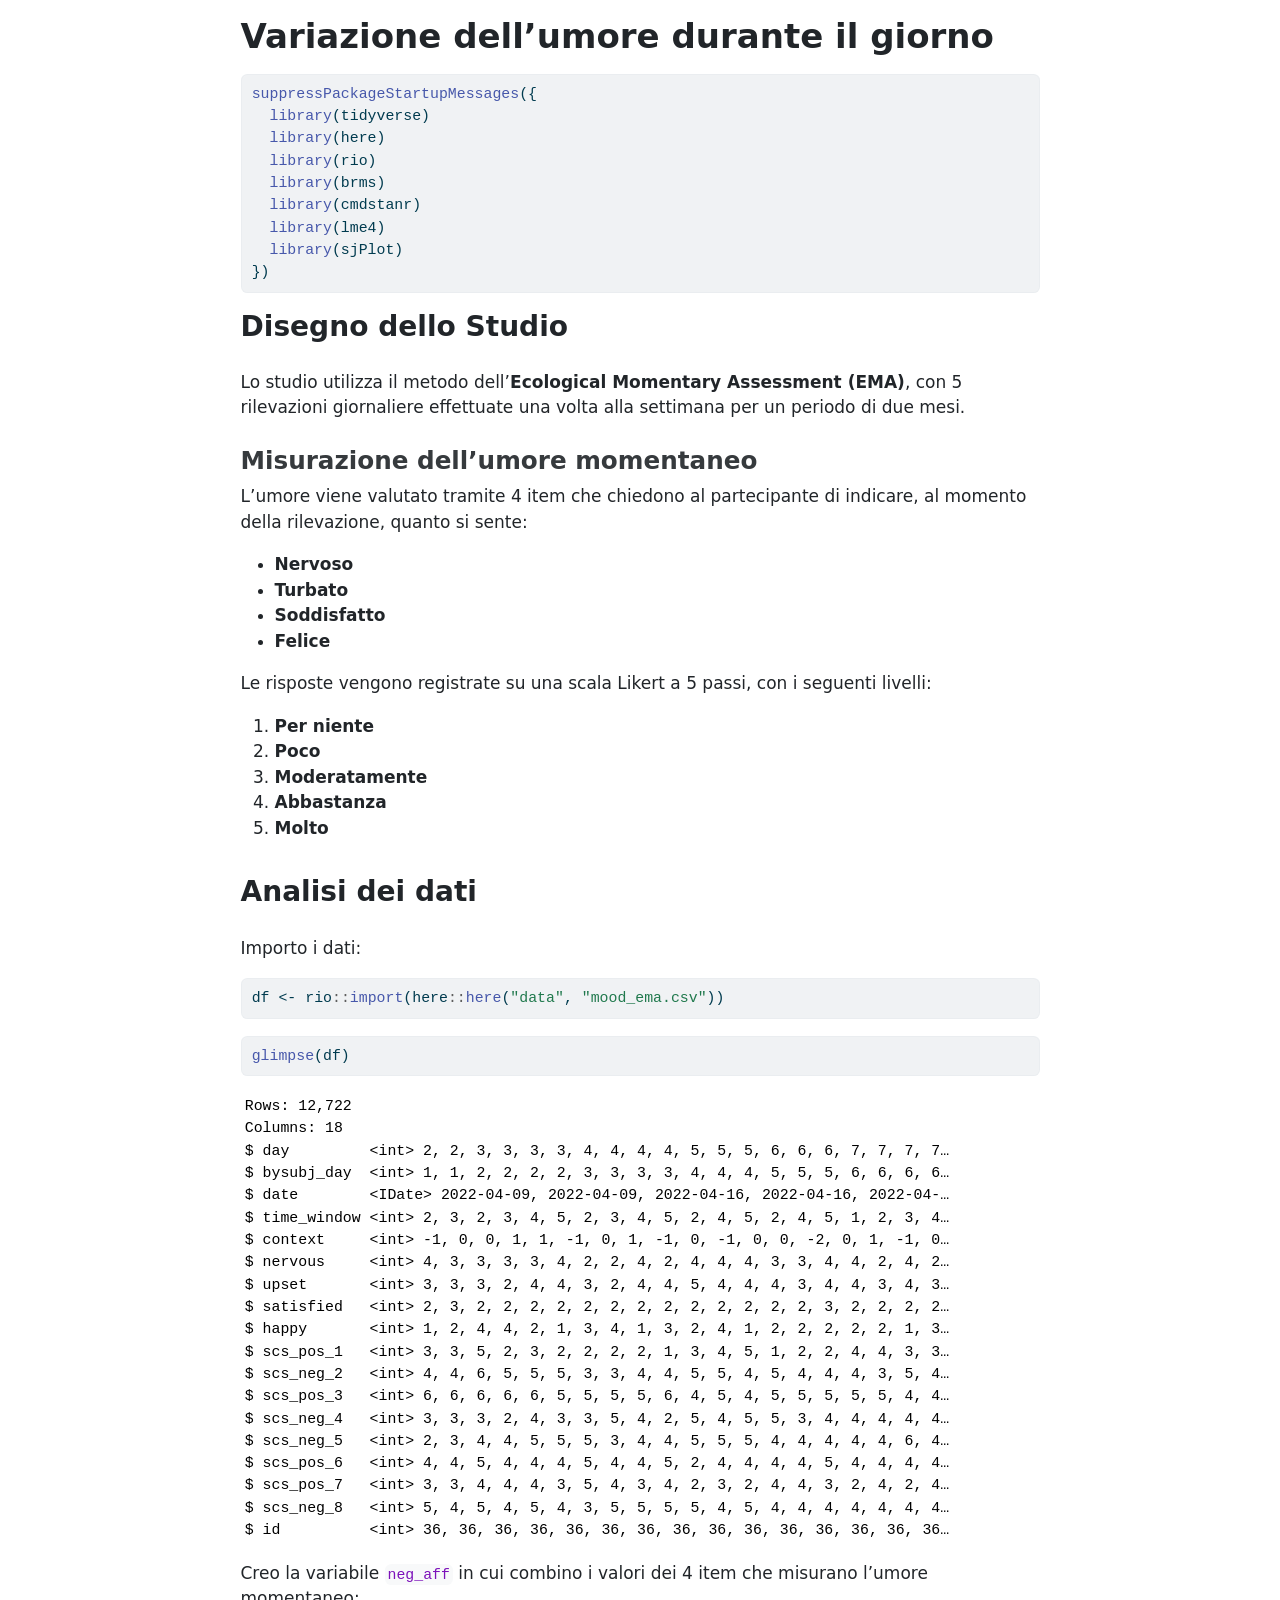
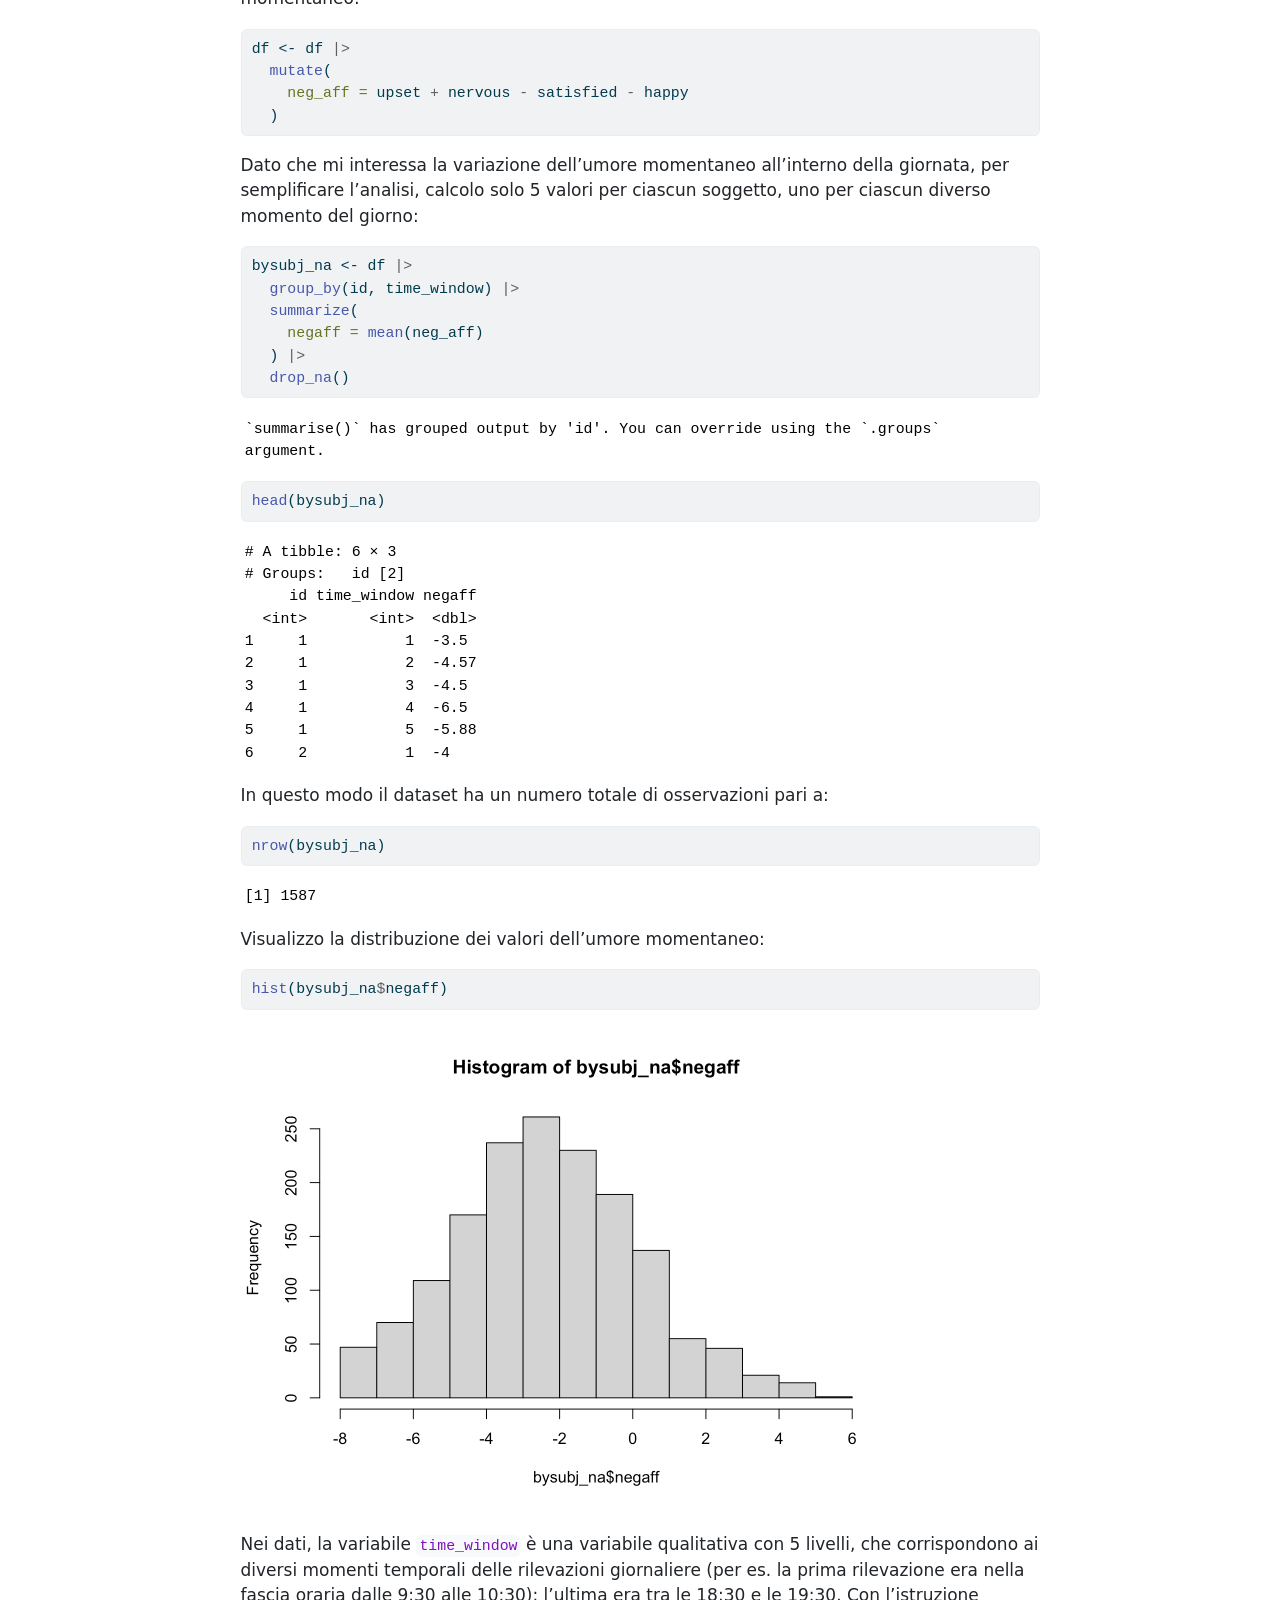
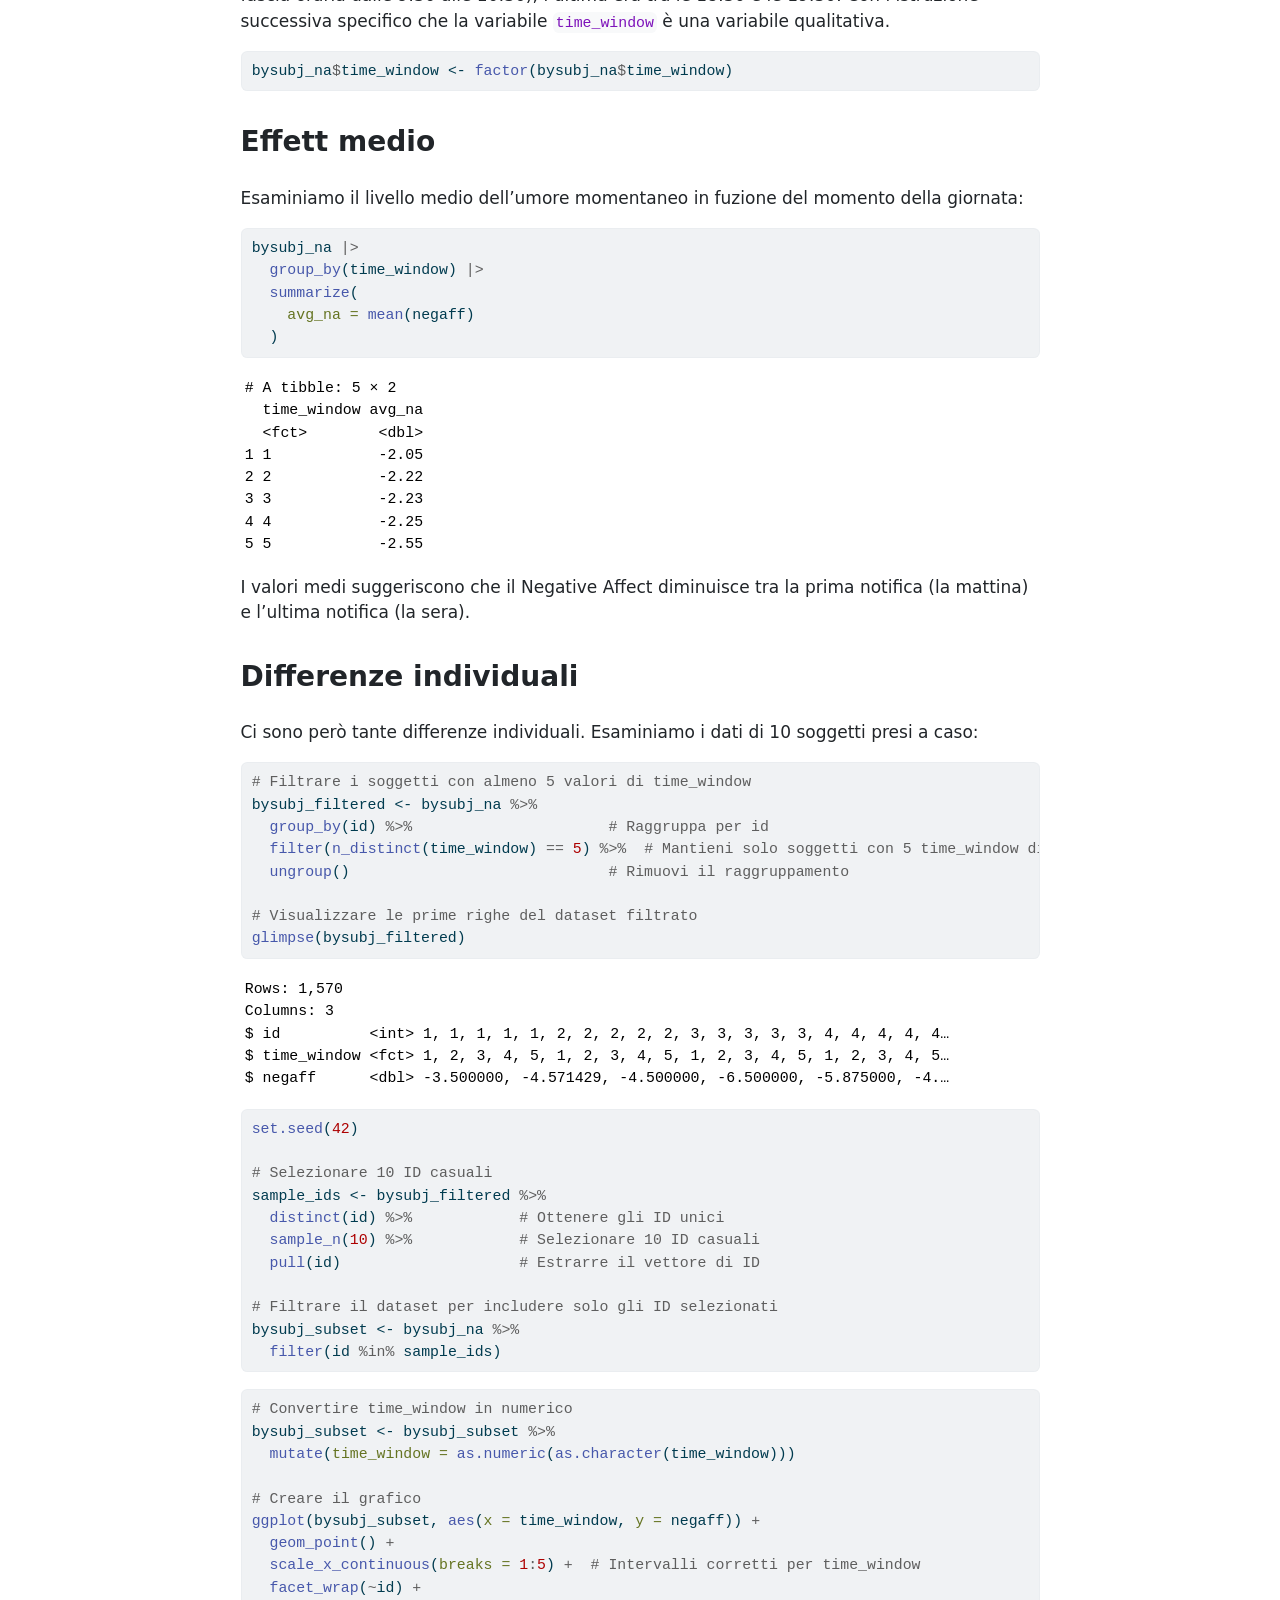
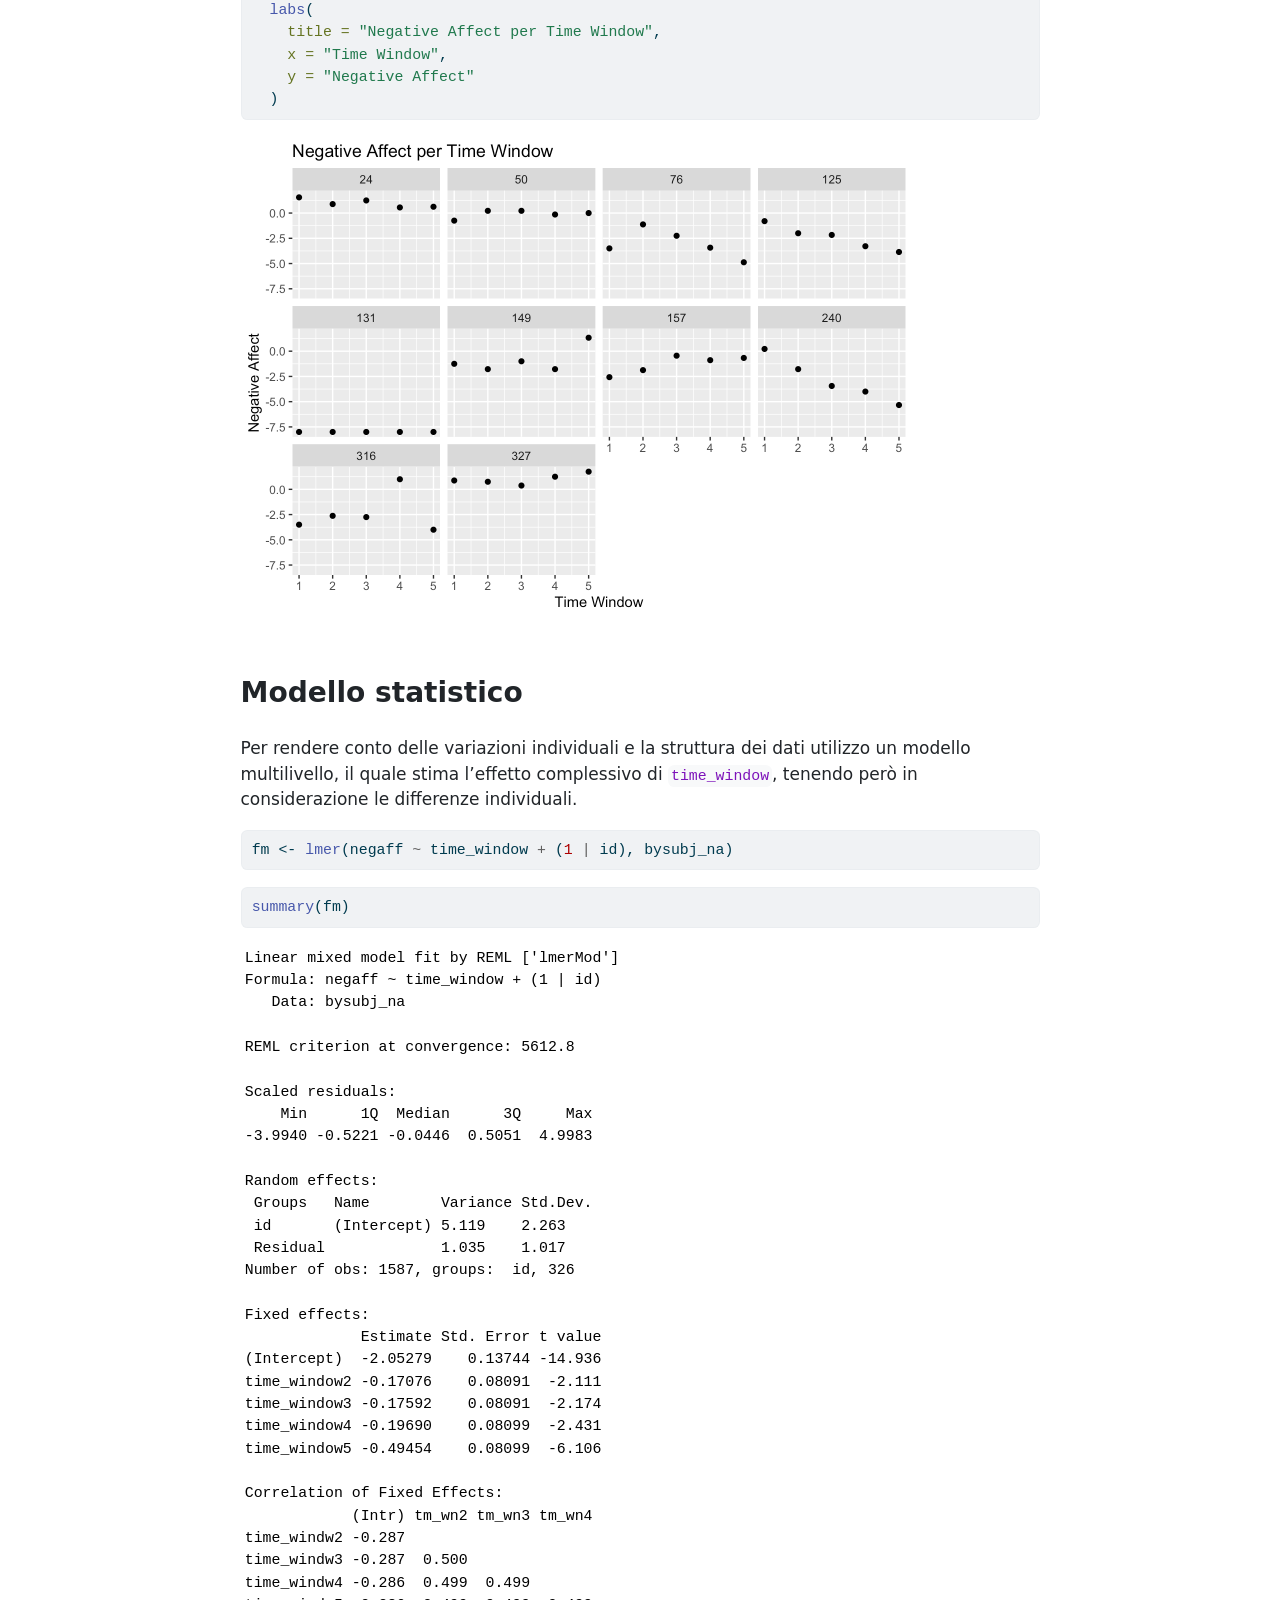
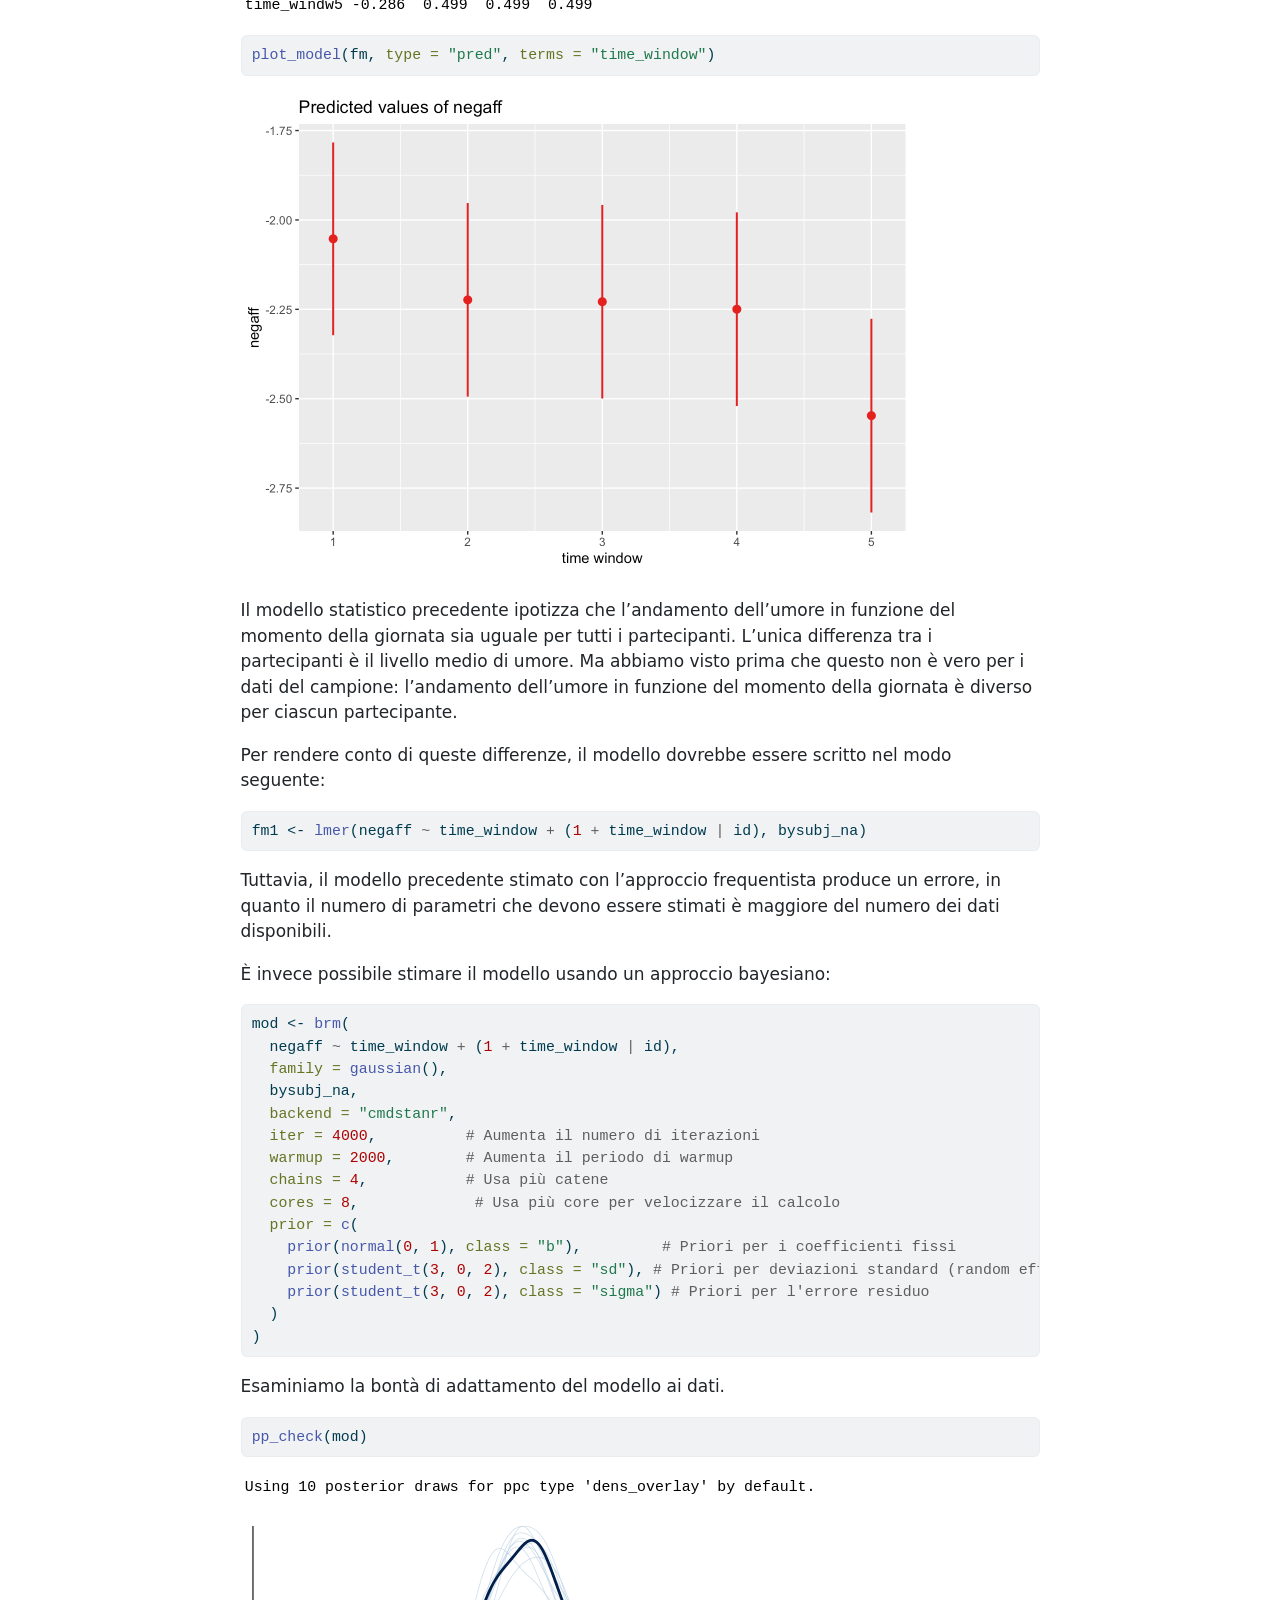
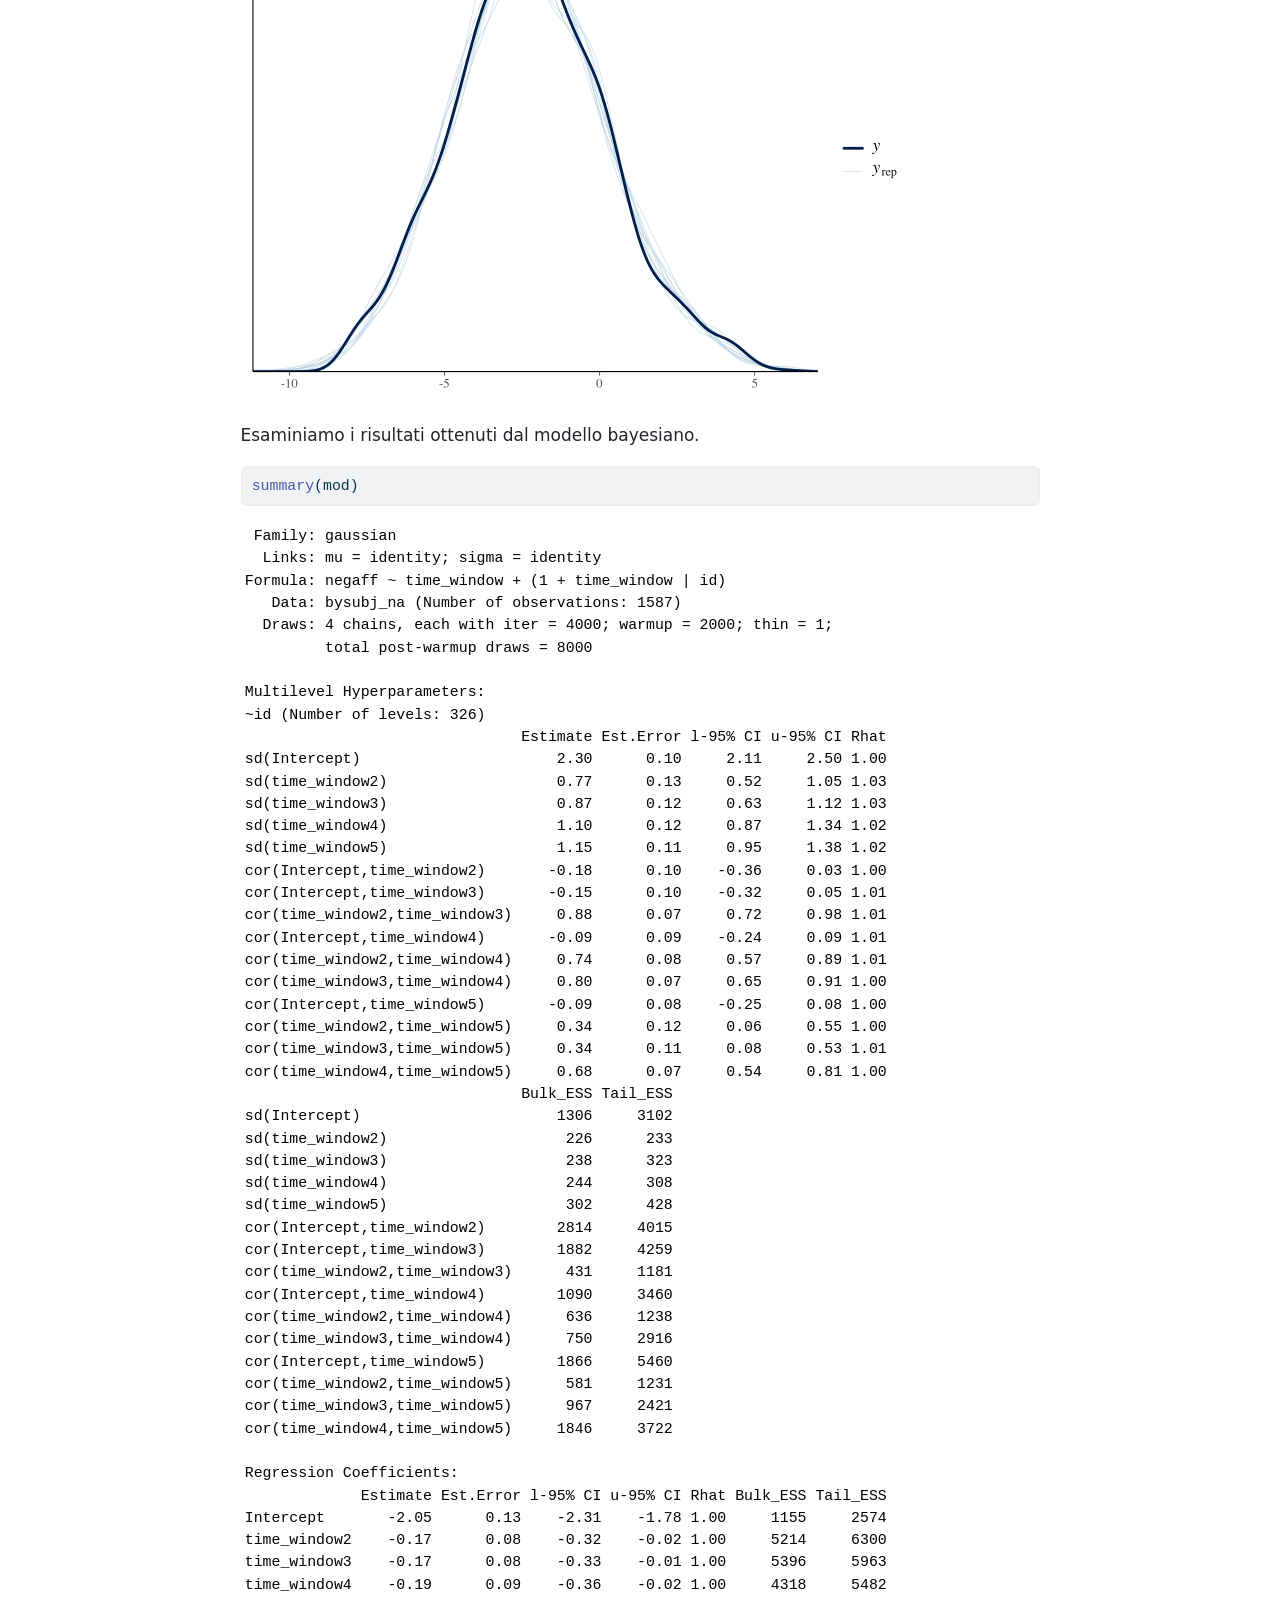
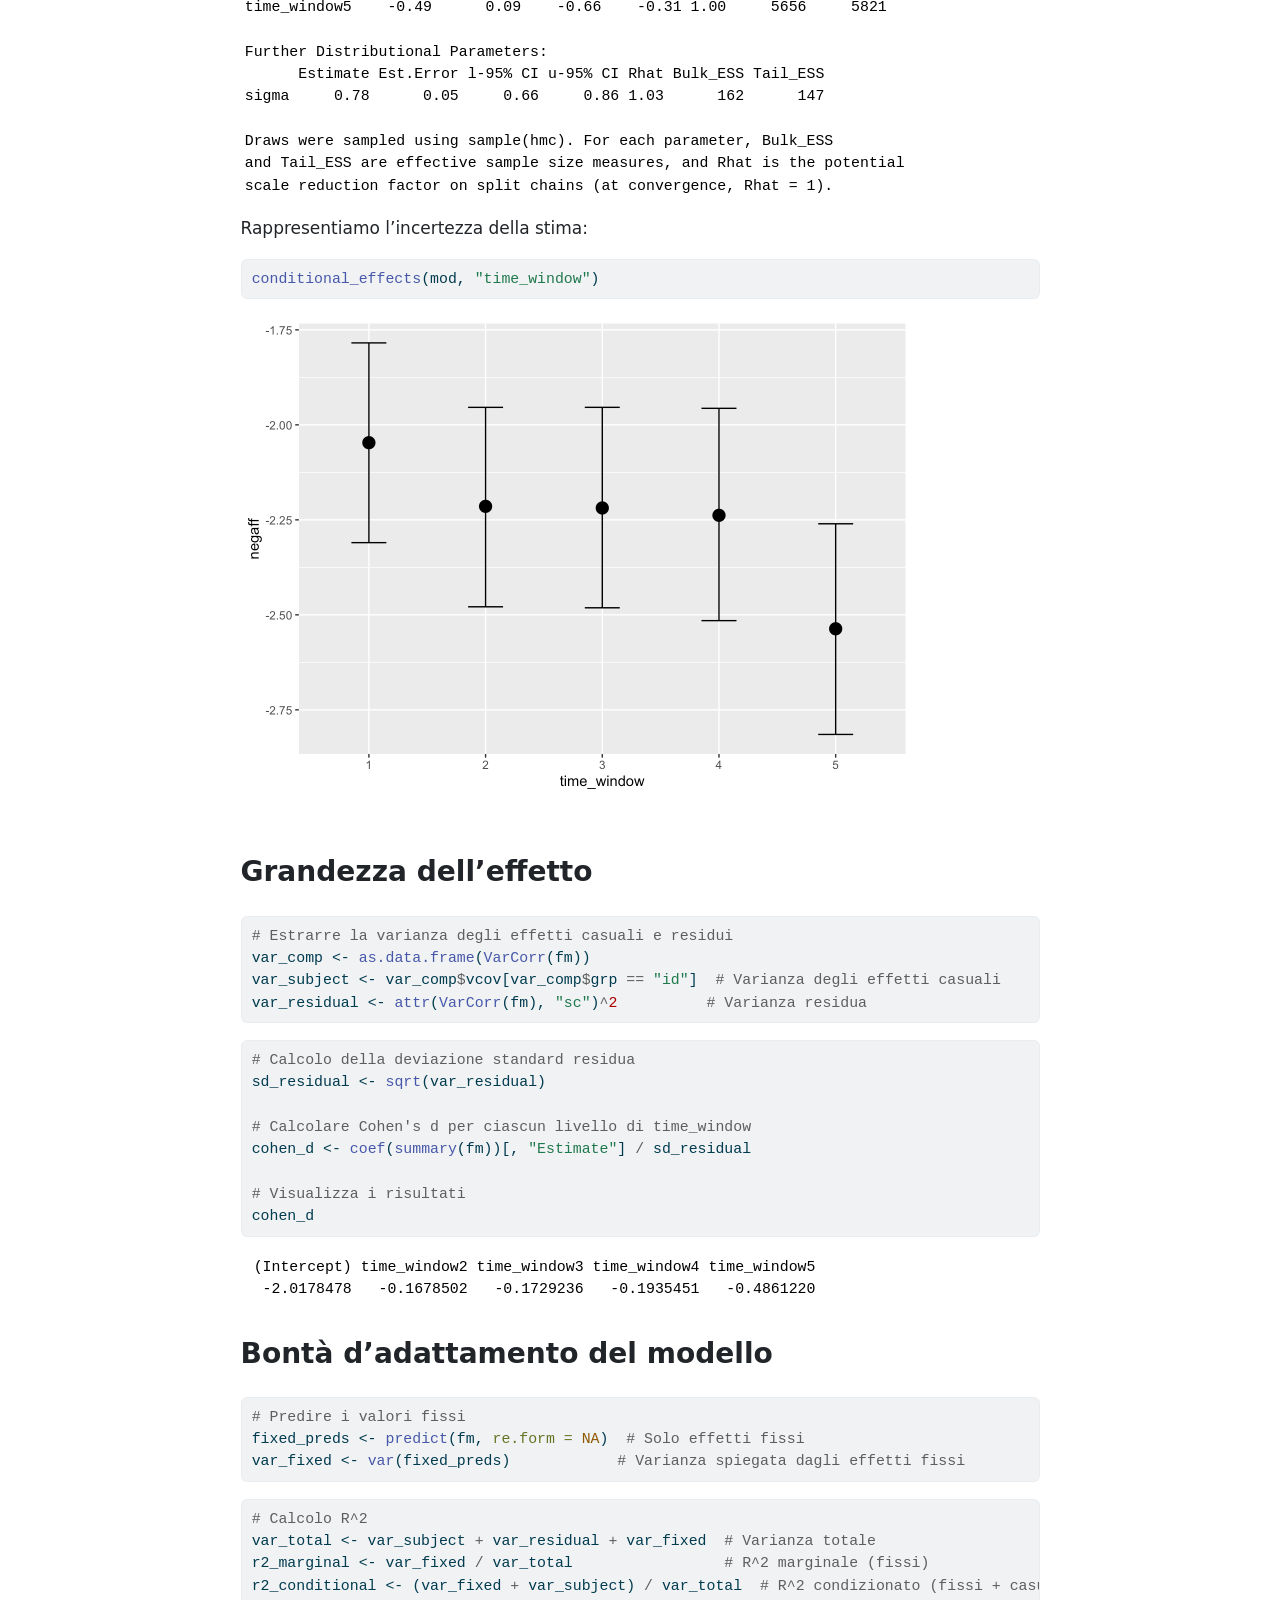
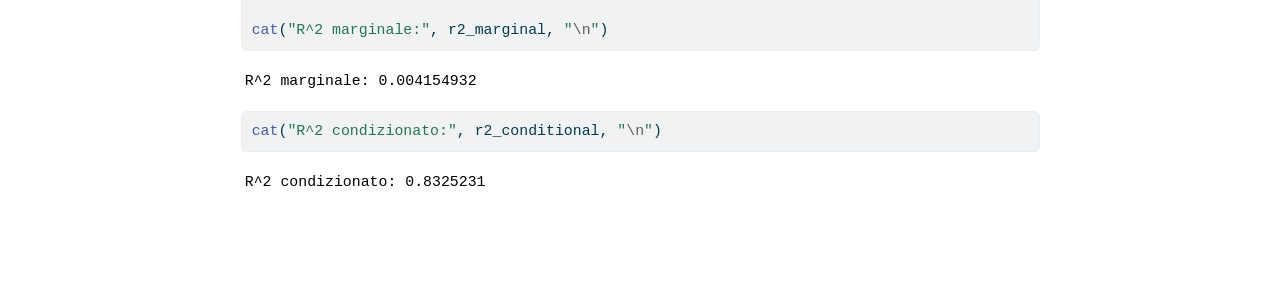
<file: code/mood.html>
<!DOCTYPE html>
<html xmlns="http://www.w3.org/1999/xhtml" lang="en" xml:lang="en"><head>

<meta charset="utf-8">
<meta name="generator" content="quarto-1.6.39">

<meta name="viewport" content="width=device-width, initial-scale=1.0, user-scalable=yes">


<title>Variazione dell’umore durante il giorno</title>
<style>
code{white-space: pre-wrap;}
span.smallcaps{font-variant: small-caps;}
div.columns{display: flex; gap: min(4vw, 1.5em);}
div.column{flex: auto; overflow-x: auto;}
div.hanging-indent{margin-left: 1.5em; text-indent: -1.5em;}
ul.task-list{list-style: none;}
ul.task-list li input[type="checkbox"] {
  width: 0.8em;
  margin: 0 0.8em 0.2em -1em; /* quarto-specific, see https://github.com/quarto-dev/quarto-cli/issues/4556 */ 
  vertical-align: middle;
}
/* CSS for syntax highlighting */
pre > code.sourceCode { white-space: pre; position: relative; }
pre > code.sourceCode > span { line-height: 1.25; }
pre > code.sourceCode > span:empty { height: 1.2em; }
.sourceCode { overflow: visible; }
code.sourceCode > span { color: inherit; text-decoration: inherit; }
div.sourceCode { margin: 1em 0; }
pre.sourceCode { margin: 0; }
@media screen {
div.sourceCode { overflow: auto; }
}
@media print {
pre > code.sourceCode { white-space: pre-wrap; }
pre > code.sourceCode > span { display: inline-block; text-indent: -5em; padding-left: 5em; }
}
pre.numberSource code
  { counter-reset: source-line 0; }
pre.numberSource code > span
  { position: relative; left: -4em; counter-increment: source-line; }
pre.numberSource code > span > a:first-child::before
  { content: counter(source-line);
    position: relative; left: -1em; text-align: right; vertical-align: baseline;
    border: none; display: inline-block;
    -webkit-touch-callout: none; -webkit-user-select: none;
    -khtml-user-select: none; -moz-user-select: none;
    -ms-user-select: none; user-select: none;
    padding: 0 4px; width: 4em;
  }
pre.numberSource { margin-left: 3em;  padding-left: 4px; }
div.sourceCode
  {   }
@media screen {
pre > code.sourceCode > span > a:first-child::before { text-decoration: underline; }
}
</style>


<script src="mood_files/libs/clipboard/clipboard.min.js"></script>
<script src="mood_files/libs/quarto-html/quarto.js"></script>
<script src="mood_files/libs/quarto-html/popper.min.js"></script>
<script src="mood_files/libs/quarto-html/tippy.umd.min.js"></script>
<script src="mood_files/libs/quarto-html/anchor.min.js"></script>
<link href="mood_files/libs/quarto-html/tippy.css" rel="stylesheet">
<link href="mood_files/libs/quarto-html/quarto-syntax-highlighting-e26003cea8cd680ca0c55a263523d882.css" rel="stylesheet" id="quarto-text-highlighting-styles">
<script src="mood_files/libs/bootstrap/bootstrap.min.js"></script>
<link href="mood_files/libs/bootstrap/bootstrap-icons.css" rel="stylesheet">
<link href="mood_files/libs/bootstrap/bootstrap-973236bd072d72a04ee9cd82dcc9cb29.min.css" rel="stylesheet" append-hash="true" id="quarto-bootstrap" data-mode="light">


</head>

<body class="fullcontent">

<div id="quarto-content" class="page-columns page-rows-contents page-layout-article">

<main class="content" id="quarto-document-content">

<header id="title-block-header" class="quarto-title-block default">
<div class="quarto-title">
<h1 class="title">Variazione dell’umore durante il giorno</h1>
</div>



<div class="quarto-title-meta">

    
  
    
  </div>
  


</header>


<div class="cell">
<div class="sourceCode cell-code" id="cb1"><pre class="sourceCode r code-with-copy"><code class="sourceCode r"><span id="cb1-1"><a href="#cb1-1" aria-hidden="true" tabindex="-1"></a><span class="fu">suppressPackageStartupMessages</span>({</span>
<span id="cb1-2"><a href="#cb1-2" aria-hidden="true" tabindex="-1"></a>  <span class="fu">library</span>(tidyverse)</span>
<span id="cb1-3"><a href="#cb1-3" aria-hidden="true" tabindex="-1"></a>  <span class="fu">library</span>(here)</span>
<span id="cb1-4"><a href="#cb1-4" aria-hidden="true" tabindex="-1"></a>  <span class="fu">library</span>(rio)</span>
<span id="cb1-5"><a href="#cb1-5" aria-hidden="true" tabindex="-1"></a>  <span class="fu">library</span>(brms)</span>
<span id="cb1-6"><a href="#cb1-6" aria-hidden="true" tabindex="-1"></a>  <span class="fu">library</span>(cmdstanr)</span>
<span id="cb1-7"><a href="#cb1-7" aria-hidden="true" tabindex="-1"></a>  <span class="fu">library</span>(lme4)</span>
<span id="cb1-8"><a href="#cb1-8" aria-hidden="true" tabindex="-1"></a>  <span class="fu">library</span>(sjPlot)</span>
<span id="cb1-9"><a href="#cb1-9" aria-hidden="true" tabindex="-1"></a>})</span></code><button title="Copy to Clipboard" class="code-copy-button"><i class="bi"></i></button></pre></div>
</div>
<section id="disegno-dello-studio" class="level2">
<h2 class="anchored" data-anchor-id="disegno-dello-studio">Disegno dello Studio</h2>
<p>Lo studio utilizza il metodo dell’<strong>Ecological Momentary Assessment (EMA)</strong>, con 5 rilevazioni giornaliere effettuate una volta alla settimana per un periodo di due mesi.</p>
<section id="misurazione-dellumore-momentaneo" class="level3">
<h3 class="anchored" data-anchor-id="misurazione-dellumore-momentaneo">Misurazione dell’umore momentaneo</h3>
<p>L’umore viene valutato tramite 4 item che chiedono al partecipante di indicare, al momento della rilevazione, quanto si sente:</p>
<ul>
<li><strong>Nervoso</strong><br>
</li>
<li><strong>Turbato</strong><br>
</li>
<li><strong>Soddisfatto</strong><br>
</li>
<li><strong>Felice</strong></li>
</ul>
<p>Le risposte vengono registrate su una scala Likert a 5 passi, con i seguenti livelli:</p>
<ol type="1">
<li><strong>Per niente</strong><br>
</li>
<li><strong>Poco</strong><br>
</li>
<li><strong>Moderatamente</strong><br>
</li>
<li><strong>Abbastanza</strong><br>
</li>
<li><strong>Molto</strong></li>
</ol>
</section>
</section>
<section id="analisi-dei-dati" class="level2">
<h2 class="anchored" data-anchor-id="analisi-dei-dati">Analisi dei dati</h2>
<p>Importo i dati:</p>
<div class="cell">
<div class="sourceCode cell-code" id="cb2"><pre class="sourceCode r code-with-copy"><code class="sourceCode r"><span id="cb2-1"><a href="#cb2-1" aria-hidden="true" tabindex="-1"></a>df <span class="ot">&lt;-</span> rio<span class="sc">::</span><span class="fu">import</span>(here<span class="sc">::</span><span class="fu">here</span>(<span class="st">"data"</span>, <span class="st">"mood_ema.csv"</span>))</span></code><button title="Copy to Clipboard" class="code-copy-button"><i class="bi"></i></button></pre></div>
</div>
<div class="cell">
<div class="sourceCode cell-code" id="cb3"><pre class="sourceCode r code-with-copy"><code class="sourceCode r"><span id="cb3-1"><a href="#cb3-1" aria-hidden="true" tabindex="-1"></a><span class="fu">glimpse</span>(df)</span></code><button title="Copy to Clipboard" class="code-copy-button"><i class="bi"></i></button></pre></div>
<div class="cell-output cell-output-stdout">
<pre><code>Rows: 12,722
Columns: 18
$ day         &lt;int&gt; 2, 2, 3, 3, 3, 3, 4, 4, 4, 4, 5, 5, 5, 6, 6, 6, 7, 7, 7, 7…
$ bysubj_day  &lt;int&gt; 1, 1, 2, 2, 2, 2, 3, 3, 3, 3, 4, 4, 4, 5, 5, 5, 6, 6, 6, 6…
$ date        &lt;IDate&gt; 2022-04-09, 2022-04-09, 2022-04-16, 2022-04-16, 2022-04-…
$ time_window &lt;int&gt; 2, 3, 2, 3, 4, 5, 2, 3, 4, 5, 2, 4, 5, 2, 4, 5, 1, 2, 3, 4…
$ context     &lt;int&gt; -1, 0, 0, 1, 1, -1, 0, 1, -1, 0, -1, 0, 0, -2, 0, 1, -1, 0…
$ nervous     &lt;int&gt; 4, 3, 3, 3, 3, 4, 2, 2, 4, 2, 4, 4, 4, 3, 3, 4, 4, 2, 4, 2…
$ upset       &lt;int&gt; 3, 3, 3, 2, 4, 4, 3, 2, 4, 4, 5, 4, 4, 4, 3, 4, 4, 3, 4, 3…
$ satisfied   &lt;int&gt; 2, 3, 2, 2, 2, 2, 2, 2, 2, 2, 2, 2, 2, 2, 2, 3, 2, 2, 2, 2…
$ happy       &lt;int&gt; 1, 2, 4, 4, 2, 1, 3, 4, 1, 3, 2, 4, 1, 2, 2, 2, 2, 2, 1, 3…
$ scs_pos_1   &lt;int&gt; 3, 3, 5, 2, 3, 2, 2, 2, 2, 1, 3, 4, 5, 1, 2, 2, 4, 4, 3, 3…
$ scs_neg_2   &lt;int&gt; 4, 4, 6, 5, 5, 5, 3, 3, 4, 4, 5, 5, 4, 5, 4, 4, 4, 3, 5, 4…
$ scs_pos_3   &lt;int&gt; 6, 6, 6, 6, 6, 5, 5, 5, 5, 6, 4, 5, 4, 5, 5, 5, 5, 5, 4, 4…
$ scs_neg_4   &lt;int&gt; 3, 3, 3, 2, 4, 3, 3, 5, 4, 2, 5, 4, 5, 5, 3, 4, 4, 4, 4, 4…
$ scs_neg_5   &lt;int&gt; 2, 3, 4, 4, 5, 5, 5, 3, 4, 4, 5, 5, 5, 4, 4, 4, 4, 4, 6, 4…
$ scs_pos_6   &lt;int&gt; 4, 4, 5, 4, 4, 4, 5, 4, 4, 5, 2, 4, 4, 4, 4, 5, 4, 4, 4, 4…
$ scs_pos_7   &lt;int&gt; 3, 3, 4, 4, 4, 3, 5, 4, 3, 4, 2, 3, 2, 4, 4, 3, 2, 4, 2, 4…
$ scs_neg_8   &lt;int&gt; 5, 4, 5, 4, 5, 4, 3, 5, 5, 5, 5, 4, 5, 4, 4, 4, 4, 4, 4, 4…
$ id          &lt;int&gt; 36, 36, 36, 36, 36, 36, 36, 36, 36, 36, 36, 36, 36, 36, 36…</code></pre>
</div>
</div>
<p>Creo la variabile <code>neg_aff</code> in cui combino i valori dei 4 item che misurano l’umore momentaneo:</p>
<div class="cell">
<div class="sourceCode cell-code" id="cb5"><pre class="sourceCode r code-with-copy"><code class="sourceCode r"><span id="cb5-1"><a href="#cb5-1" aria-hidden="true" tabindex="-1"></a>df <span class="ot">&lt;-</span> df <span class="sc">|&gt;</span></span>
<span id="cb5-2"><a href="#cb5-2" aria-hidden="true" tabindex="-1"></a>  <span class="fu">mutate</span>(</span>
<span id="cb5-3"><a href="#cb5-3" aria-hidden="true" tabindex="-1"></a>    <span class="at">neg_aff =</span> upset <span class="sc">+</span> nervous <span class="sc">-</span> satisfied <span class="sc">-</span> happy</span>
<span id="cb5-4"><a href="#cb5-4" aria-hidden="true" tabindex="-1"></a>  ) </span></code><button title="Copy to Clipboard" class="code-copy-button"><i class="bi"></i></button></pre></div>
</div>
<p>Dato che mi interessa la variazione dell’umore momentaneo all’interno della giornata, per semplificare l’analisi, calcolo solo 5 valori per ciascun soggetto, uno per ciascun diverso momento del giorno:</p>
<div class="cell">
<div class="sourceCode cell-code" id="cb6"><pre class="sourceCode r code-with-copy"><code class="sourceCode r"><span id="cb6-1"><a href="#cb6-1" aria-hidden="true" tabindex="-1"></a>bysubj_na <span class="ot">&lt;-</span> df <span class="sc">|&gt;</span> </span>
<span id="cb6-2"><a href="#cb6-2" aria-hidden="true" tabindex="-1"></a>  <span class="fu">group_by</span>(id, time_window) <span class="sc">|&gt;</span> </span>
<span id="cb6-3"><a href="#cb6-3" aria-hidden="true" tabindex="-1"></a>  <span class="fu">summarize</span>(</span>
<span id="cb6-4"><a href="#cb6-4" aria-hidden="true" tabindex="-1"></a>    <span class="at">negaff =</span> <span class="fu">mean</span>(neg_aff)</span>
<span id="cb6-5"><a href="#cb6-5" aria-hidden="true" tabindex="-1"></a>  ) <span class="sc">|&gt;</span> </span>
<span id="cb6-6"><a href="#cb6-6" aria-hidden="true" tabindex="-1"></a>  <span class="fu">drop_na</span>()</span></code><button title="Copy to Clipboard" class="code-copy-button"><i class="bi"></i></button></pre></div>
<div class="cell-output cell-output-stderr">
<pre><code>`summarise()` has grouped output by 'id'. You can override using the `.groups`
argument.</code></pre>
</div>
<div class="sourceCode cell-code" id="cb8"><pre class="sourceCode r code-with-copy"><code class="sourceCode r"><span id="cb8-1"><a href="#cb8-1" aria-hidden="true" tabindex="-1"></a><span class="fu">head</span>(bysubj_na)</span></code><button title="Copy to Clipboard" class="code-copy-button"><i class="bi"></i></button></pre></div>
<div class="cell-output cell-output-stdout">
<pre><code># A tibble: 6 × 3
# Groups:   id [2]
     id time_window negaff
  &lt;int&gt;       &lt;int&gt;  &lt;dbl&gt;
1     1           1  -3.5 
2     1           2  -4.57
3     1           3  -4.5 
4     1           4  -6.5 
5     1           5  -5.88
6     2           1  -4   </code></pre>
</div>
</div>
<p>In questo modo il dataset ha un numero totale di osservazioni pari a:</p>
<div class="cell">
<div class="sourceCode cell-code" id="cb10"><pre class="sourceCode r code-with-copy"><code class="sourceCode r"><span id="cb10-1"><a href="#cb10-1" aria-hidden="true" tabindex="-1"></a><span class="fu">nrow</span>(bysubj_na)</span></code><button title="Copy to Clipboard" class="code-copy-button"><i class="bi"></i></button></pre></div>
<div class="cell-output cell-output-stdout">
<pre><code>[1] 1587</code></pre>
</div>
</div>
<p>Visualizzo la distribuzione dei valori dell’umore momentaneo:</p>
<div class="cell">
<div class="sourceCode cell-code" id="cb12"><pre class="sourceCode r code-with-copy"><code class="sourceCode r"><span id="cb12-1"><a href="#cb12-1" aria-hidden="true" tabindex="-1"></a><span class="fu">hist</span>(bysubj_na<span class="sc">$</span>negaff)</span></code><button title="Copy to Clipboard" class="code-copy-button"><i class="bi"></i></button></pre></div>
<div class="cell-output-display">
<div>
<figure class="figure">
<p><img src="mood_files/figure-html/unnamed-chunk-7-1.png" class="img-fluid figure-img" width="672"></p>
</figure>
</div>
</div>
</div>
<p>Nei dati, la variabile <code>time_window</code> è una variabile qualitativa con 5 livelli, che corrispondono ai diversi momenti temporali delle rilevazioni giornaliere (per es. la prima rilevazione era nella fascia oraria dalle 9:30 alle 10:30); l’ultima era tra le 18:30 e le 19:30. Con l’istruzione successiva specifico che la variabile <code>time_window</code> è una variabile qualitativa.</p>
<div class="cell">
<div class="sourceCode cell-code" id="cb13"><pre class="sourceCode r code-with-copy"><code class="sourceCode r"><span id="cb13-1"><a href="#cb13-1" aria-hidden="true" tabindex="-1"></a>bysubj_na<span class="sc">$</span>time_window <span class="ot">&lt;-</span> <span class="fu">factor</span>(bysubj_na<span class="sc">$</span>time_window)</span></code><button title="Copy to Clipboard" class="code-copy-button"><i class="bi"></i></button></pre></div>
</div>
</section>
<section id="effett-medio" class="level2">
<h2 class="anchored" data-anchor-id="effett-medio">Effett medio</h2>
<p>Esaminiamo il livello medio dell’umore momentaneo in fuzione del momento della giornata:</p>
<div class="cell">
<div class="sourceCode cell-code" id="cb14"><pre class="sourceCode r code-with-copy"><code class="sourceCode r"><span id="cb14-1"><a href="#cb14-1" aria-hidden="true" tabindex="-1"></a>bysubj_na <span class="sc">|&gt;</span> </span>
<span id="cb14-2"><a href="#cb14-2" aria-hidden="true" tabindex="-1"></a>  <span class="fu">group_by</span>(time_window) <span class="sc">|&gt;</span> </span>
<span id="cb14-3"><a href="#cb14-3" aria-hidden="true" tabindex="-1"></a>  <span class="fu">summarize</span>(</span>
<span id="cb14-4"><a href="#cb14-4" aria-hidden="true" tabindex="-1"></a>    <span class="at">avg_na =</span> <span class="fu">mean</span>(negaff)</span>
<span id="cb14-5"><a href="#cb14-5" aria-hidden="true" tabindex="-1"></a>  )</span></code><button title="Copy to Clipboard" class="code-copy-button"><i class="bi"></i></button></pre></div>
<div class="cell-output cell-output-stdout">
<pre><code># A tibble: 5 × 2
  time_window avg_na
  &lt;fct&gt;        &lt;dbl&gt;
1 1            -2.05
2 2            -2.22
3 3            -2.23
4 4            -2.25
5 5            -2.55</code></pre>
</div>
</div>
<p>I valori medi suggeriscono che il Negative Affect diminuisce tra la prima notifica (la mattina) e l’ultima notifica (la sera).</p>
</section>
<section id="differenze-individuali" class="level2">
<h2 class="anchored" data-anchor-id="differenze-individuali">Differenze individuali</h2>
<p>Ci sono però tante differenze individuali. Esaminiamo i dati di 10 soggetti presi a caso:</p>
<div class="cell">
<div class="sourceCode cell-code" id="cb16"><pre class="sourceCode r code-with-copy"><code class="sourceCode r"><span id="cb16-1"><a href="#cb16-1" aria-hidden="true" tabindex="-1"></a><span class="co"># Filtrare i soggetti con almeno 5 valori di time_window</span></span>
<span id="cb16-2"><a href="#cb16-2" aria-hidden="true" tabindex="-1"></a>bysubj_filtered <span class="ot">&lt;-</span> bysubj_na <span class="sc">%&gt;%</span></span>
<span id="cb16-3"><a href="#cb16-3" aria-hidden="true" tabindex="-1"></a>  <span class="fu">group_by</span>(id) <span class="sc">%&gt;%</span>                      <span class="co"># Raggruppa per id</span></span>
<span id="cb16-4"><a href="#cb16-4" aria-hidden="true" tabindex="-1"></a>  <span class="fu">filter</span>(<span class="fu">n_distinct</span>(time_window) <span class="sc">==</span> <span class="dv">5</span>) <span class="sc">%&gt;%</span>  <span class="co"># Mantieni solo soggetti con 5 time_window distinti</span></span>
<span id="cb16-5"><a href="#cb16-5" aria-hidden="true" tabindex="-1"></a>  <span class="fu">ungroup</span>()                             <span class="co"># Rimuovi il raggruppamento</span></span>
<span id="cb16-6"><a href="#cb16-6" aria-hidden="true" tabindex="-1"></a></span>
<span id="cb16-7"><a href="#cb16-7" aria-hidden="true" tabindex="-1"></a><span class="co"># Visualizzare le prime righe del dataset filtrato</span></span>
<span id="cb16-8"><a href="#cb16-8" aria-hidden="true" tabindex="-1"></a><span class="fu">glimpse</span>(bysubj_filtered)</span></code><button title="Copy to Clipboard" class="code-copy-button"><i class="bi"></i></button></pre></div>
<div class="cell-output cell-output-stdout">
<pre><code>Rows: 1,570
Columns: 3
$ id          &lt;int&gt; 1, 1, 1, 1, 1, 2, 2, 2, 2, 2, 3, 3, 3, 3, 3, 4, 4, 4, 4, 4…
$ time_window &lt;fct&gt; 1, 2, 3, 4, 5, 1, 2, 3, 4, 5, 1, 2, 3, 4, 5, 1, 2, 3, 4, 5…
$ negaff      &lt;dbl&gt; -3.500000, -4.571429, -4.500000, -6.500000, -5.875000, -4.…</code></pre>
</div>
</div>
<div class="cell">
<div class="sourceCode cell-code" id="cb18"><pre class="sourceCode r code-with-copy"><code class="sourceCode r"><span id="cb18-1"><a href="#cb18-1" aria-hidden="true" tabindex="-1"></a><span class="fu">set.seed</span>(<span class="dv">42</span>)</span>
<span id="cb18-2"><a href="#cb18-2" aria-hidden="true" tabindex="-1"></a></span>
<span id="cb18-3"><a href="#cb18-3" aria-hidden="true" tabindex="-1"></a><span class="co"># Selezionare 10 ID casuali</span></span>
<span id="cb18-4"><a href="#cb18-4" aria-hidden="true" tabindex="-1"></a>sample_ids <span class="ot">&lt;-</span> bysubj_filtered <span class="sc">%&gt;%</span></span>
<span id="cb18-5"><a href="#cb18-5" aria-hidden="true" tabindex="-1"></a>  <span class="fu">distinct</span>(id) <span class="sc">%&gt;%</span>            <span class="co"># Ottenere gli ID unici</span></span>
<span id="cb18-6"><a href="#cb18-6" aria-hidden="true" tabindex="-1"></a>  <span class="fu">sample_n</span>(<span class="dv">10</span>) <span class="sc">%&gt;%</span>            <span class="co"># Selezionare 10 ID casuali</span></span>
<span id="cb18-7"><a href="#cb18-7" aria-hidden="true" tabindex="-1"></a>  <span class="fu">pull</span>(id)                    <span class="co"># Estrarre il vettore di ID</span></span>
<span id="cb18-8"><a href="#cb18-8" aria-hidden="true" tabindex="-1"></a></span>
<span id="cb18-9"><a href="#cb18-9" aria-hidden="true" tabindex="-1"></a><span class="co"># Filtrare il dataset per includere solo gli ID selezionati</span></span>
<span id="cb18-10"><a href="#cb18-10" aria-hidden="true" tabindex="-1"></a>bysubj_subset <span class="ot">&lt;-</span> bysubj_na <span class="sc">%&gt;%</span></span>
<span id="cb18-11"><a href="#cb18-11" aria-hidden="true" tabindex="-1"></a>  <span class="fu">filter</span>(id <span class="sc">%in%</span> sample_ids)</span></code><button title="Copy to Clipboard" class="code-copy-button"><i class="bi"></i></button></pre></div>
</div>
<div class="cell">
<div class="sourceCode cell-code" id="cb19"><pre class="sourceCode r code-with-copy"><code class="sourceCode r"><span id="cb19-1"><a href="#cb19-1" aria-hidden="true" tabindex="-1"></a><span class="co"># Convertire time_window in numerico</span></span>
<span id="cb19-2"><a href="#cb19-2" aria-hidden="true" tabindex="-1"></a>bysubj_subset <span class="ot">&lt;-</span> bysubj_subset <span class="sc">%&gt;%</span></span>
<span id="cb19-3"><a href="#cb19-3" aria-hidden="true" tabindex="-1"></a>  <span class="fu">mutate</span>(<span class="at">time_window =</span> <span class="fu">as.numeric</span>(<span class="fu">as.character</span>(time_window)))</span>
<span id="cb19-4"><a href="#cb19-4" aria-hidden="true" tabindex="-1"></a></span>
<span id="cb19-5"><a href="#cb19-5" aria-hidden="true" tabindex="-1"></a><span class="co"># Creare il grafico</span></span>
<span id="cb19-6"><a href="#cb19-6" aria-hidden="true" tabindex="-1"></a><span class="fu">ggplot</span>(bysubj_subset, <span class="fu">aes</span>(<span class="at">x =</span> time_window, <span class="at">y =</span> negaff)) <span class="sc">+</span></span>
<span id="cb19-7"><a href="#cb19-7" aria-hidden="true" tabindex="-1"></a>  <span class="fu">geom_point</span>() <span class="sc">+</span></span>
<span id="cb19-8"><a href="#cb19-8" aria-hidden="true" tabindex="-1"></a>  <span class="fu">scale_x_continuous</span>(<span class="at">breaks =</span> <span class="dv">1</span><span class="sc">:</span><span class="dv">5</span>) <span class="sc">+</span>  <span class="co"># Intervalli corretti per time_window</span></span>
<span id="cb19-9"><a href="#cb19-9" aria-hidden="true" tabindex="-1"></a>  <span class="fu">facet_wrap</span>(<span class="sc">~</span>id) <span class="sc">+</span></span>
<span id="cb19-10"><a href="#cb19-10" aria-hidden="true" tabindex="-1"></a>  <span class="fu">labs</span>(</span>
<span id="cb19-11"><a href="#cb19-11" aria-hidden="true" tabindex="-1"></a>    <span class="at">title =</span> <span class="st">"Negative Affect per Time Window"</span>,</span>
<span id="cb19-12"><a href="#cb19-12" aria-hidden="true" tabindex="-1"></a>    <span class="at">x =</span> <span class="st">"Time Window"</span>,</span>
<span id="cb19-13"><a href="#cb19-13" aria-hidden="true" tabindex="-1"></a>    <span class="at">y =</span> <span class="st">"Negative Affect"</span></span>
<span id="cb19-14"><a href="#cb19-14" aria-hidden="true" tabindex="-1"></a>  )</span></code><button title="Copy to Clipboard" class="code-copy-button"><i class="bi"></i></button></pre></div>
<div class="cell-output-display">
<div>
<figure class="figure">
<p><img src="mood_files/figure-html/unnamed-chunk-12-1.png" class="img-fluid figure-img" width="672"></p>
</figure>
</div>
</div>
</div>
</section>
<section id="modello-statistico" class="level2">
<h2 class="anchored" data-anchor-id="modello-statistico">Modello statistico</h2>
<p>Per rendere conto delle variazioni individuali e la struttura dei dati utilizzo un modello multilivello, il quale stima l’effetto complessivo di <code>time_window</code>, tenendo però in considerazione le differenze individuali.</p>
<div class="cell">
<div class="sourceCode cell-code" id="cb20"><pre class="sourceCode r code-with-copy"><code class="sourceCode r"><span id="cb20-1"><a href="#cb20-1" aria-hidden="true" tabindex="-1"></a>fm <span class="ot">&lt;-</span> <span class="fu">lmer</span>(negaff <span class="sc">~</span> time_window <span class="sc">+</span> (<span class="dv">1</span> <span class="sc">|</span> id), bysubj_na)</span></code><button title="Copy to Clipboard" class="code-copy-button"><i class="bi"></i></button></pre></div>
</div>
<div class="cell">
<div class="sourceCode cell-code" id="cb21"><pre class="sourceCode r code-with-copy"><code class="sourceCode r"><span id="cb21-1"><a href="#cb21-1" aria-hidden="true" tabindex="-1"></a><span class="fu">summary</span>(fm)</span></code><button title="Copy to Clipboard" class="code-copy-button"><i class="bi"></i></button></pre></div>
<div class="cell-output cell-output-stdout">
<pre><code>Linear mixed model fit by REML ['lmerMod']
Formula: negaff ~ time_window + (1 | id)
   Data: bysubj_na

REML criterion at convergence: 5612.8

Scaled residuals: 
    Min      1Q  Median      3Q     Max 
-3.9940 -0.5221 -0.0446  0.5051  4.9983 

Random effects:
 Groups   Name        Variance Std.Dev.
 id       (Intercept) 5.119    2.263   
 Residual             1.035    1.017   
Number of obs: 1587, groups:  id, 326

Fixed effects:
             Estimate Std. Error t value
(Intercept)  -2.05279    0.13744 -14.936
time_window2 -0.17076    0.08091  -2.111
time_window3 -0.17592    0.08091  -2.174
time_window4 -0.19690    0.08099  -2.431
time_window5 -0.49454    0.08099  -6.106

Correlation of Fixed Effects:
            (Intr) tm_wn2 tm_wn3 tm_wn4
time_windw2 -0.287                     
time_windw3 -0.287  0.500              
time_windw4 -0.286  0.499  0.499       
time_windw5 -0.286  0.499  0.499  0.499</code></pre>
</div>
</div>
<div class="cell">
<div class="sourceCode cell-code" id="cb23"><pre class="sourceCode r code-with-copy"><code class="sourceCode r"><span id="cb23-1"><a href="#cb23-1" aria-hidden="true" tabindex="-1"></a><span class="fu">plot_model</span>(fm, <span class="at">type =</span> <span class="st">"pred"</span>, <span class="at">terms =</span> <span class="st">"time_window"</span>)</span></code><button title="Copy to Clipboard" class="code-copy-button"><i class="bi"></i></button></pre></div>
<div class="cell-output-display">
<div>
<figure class="figure">
<p><img src="mood_files/figure-html/unnamed-chunk-15-1.png" class="img-fluid figure-img" width="672"></p>
</figure>
</div>
</div>
</div>
<p>Il modello statistico precedente ipotizza che l’andamento dell’umore in funzione del momento della giornata sia uguale per tutti i partecipanti. L’unica differenza tra i partecipanti è il livello medio di umore. Ma abbiamo visto prima che questo non è vero per i dati del campione: l’andamento dell’umore in funzione del momento della giornata è diverso per ciascun partecipante.</p>
<p>Per rendere conto di queste differenze, il modello dovrebbe essere scritto nel modo seguente:</p>
<div class="sourceCode" id="cb24"><pre class="sourceCode r code-with-copy"><code class="sourceCode r"><span id="cb24-1"><a href="#cb24-1" aria-hidden="true" tabindex="-1"></a>fm1 <span class="ot">&lt;-</span> <span class="fu">lmer</span>(negaff <span class="sc">~</span> time_window <span class="sc">+</span> (<span class="dv">1</span> <span class="sc">+</span> time_window <span class="sc">|</span> id), bysubj_na)</span></code><button title="Copy to Clipboard" class="code-copy-button"><i class="bi"></i></button></pre></div>
<p>Tuttavia, il modello precedente stimato con l’approccio frequentista produce un errore, in quanto il numero di parametri che devono essere stimati è maggiore del numero dei dati disponibili.</p>
<p>È invece possibile stimare il modello usando un approccio bayesiano:</p>
<div class="cell">
<div class="sourceCode cell-code" id="cb25"><pre class="sourceCode r code-with-copy"><code class="sourceCode r"><span id="cb25-1"><a href="#cb25-1" aria-hidden="true" tabindex="-1"></a>mod <span class="ot">&lt;-</span> <span class="fu">brm</span>( </span>
<span id="cb25-2"><a href="#cb25-2" aria-hidden="true" tabindex="-1"></a>  negaff <span class="sc">~</span> time_window <span class="sc">+</span> (<span class="dv">1</span> <span class="sc">+</span> time_window <span class="sc">|</span> id), </span>
<span id="cb25-3"><a href="#cb25-3" aria-hidden="true" tabindex="-1"></a>  <span class="at">family =</span> <span class="fu">gaussian</span>(), </span>
<span id="cb25-4"><a href="#cb25-4" aria-hidden="true" tabindex="-1"></a>  bysubj_na, </span>
<span id="cb25-5"><a href="#cb25-5" aria-hidden="true" tabindex="-1"></a>  <span class="at">backend =</span> <span class="st">"cmdstanr"</span>,</span>
<span id="cb25-6"><a href="#cb25-6" aria-hidden="true" tabindex="-1"></a>  <span class="at">iter =</span> <span class="dv">4000</span>,          <span class="co"># Aumenta il numero di iterazioni</span></span>
<span id="cb25-7"><a href="#cb25-7" aria-hidden="true" tabindex="-1"></a>  <span class="at">warmup =</span> <span class="dv">2000</span>,        <span class="co"># Aumenta il periodo di warmup</span></span>
<span id="cb25-8"><a href="#cb25-8" aria-hidden="true" tabindex="-1"></a>  <span class="at">chains =</span> <span class="dv">4</span>,           <span class="co"># Usa più catene</span></span>
<span id="cb25-9"><a href="#cb25-9" aria-hidden="true" tabindex="-1"></a>  <span class="at">cores =</span> <span class="dv">8</span>,             <span class="co"># Usa più core per velocizzare il calcolo</span></span>
<span id="cb25-10"><a href="#cb25-10" aria-hidden="true" tabindex="-1"></a>  <span class="at">prior =</span> <span class="fu">c</span>(</span>
<span id="cb25-11"><a href="#cb25-11" aria-hidden="true" tabindex="-1"></a>    <span class="fu">prior</span>(<span class="fu">normal</span>(<span class="dv">0</span>, <span class="dv">1</span>), <span class="at">class =</span> <span class="st">"b"</span>),         <span class="co"># Priori per i coefficienti fissi</span></span>
<span id="cb25-12"><a href="#cb25-12" aria-hidden="true" tabindex="-1"></a>    <span class="fu">prior</span>(<span class="fu">student_t</span>(<span class="dv">3</span>, <span class="dv">0</span>, <span class="dv">2</span>), <span class="at">class =</span> <span class="st">"sd"</span>), <span class="co"># Priori per deviazioni standard (random effects)</span></span>
<span id="cb25-13"><a href="#cb25-13" aria-hidden="true" tabindex="-1"></a>    <span class="fu">prior</span>(<span class="fu">student_t</span>(<span class="dv">3</span>, <span class="dv">0</span>, <span class="dv">2</span>), <span class="at">class =</span> <span class="st">"sigma"</span>) <span class="co"># Priori per l'errore residuo</span></span>
<span id="cb25-14"><a href="#cb25-14" aria-hidden="true" tabindex="-1"></a>  )</span>
<span id="cb25-15"><a href="#cb25-15" aria-hidden="true" tabindex="-1"></a>)</span></code><button title="Copy to Clipboard" class="code-copy-button"><i class="bi"></i></button></pre></div>
</div>
<p>Esaminiamo la bontà di adattamento del modello ai dati.</p>
<div class="cell">
<div class="sourceCode cell-code" id="cb26"><pre class="sourceCode r code-with-copy"><code class="sourceCode r"><span id="cb26-1"><a href="#cb26-1" aria-hidden="true" tabindex="-1"></a><span class="fu">pp_check</span>(mod)</span></code><button title="Copy to Clipboard" class="code-copy-button"><i class="bi"></i></button></pre></div>
<div class="cell-output cell-output-stderr">
<pre><code>Using 10 posterior draws for ppc type 'dens_overlay' by default.</code></pre>
</div>
<div class="cell-output-display">
<div>
<figure class="figure">
<p><img src="mood_files/figure-html/unnamed-chunk-17-1.png" class="img-fluid figure-img" width="672"></p>
</figure>
</div>
</div>
</div>
<p>Esaminiamo i risultati ottenuti dal modello bayesiano.</p>
<div class="cell">
<div class="sourceCode cell-code" id="cb28"><pre class="sourceCode r code-with-copy"><code class="sourceCode r"><span id="cb28-1"><a href="#cb28-1" aria-hidden="true" tabindex="-1"></a><span class="fu">summary</span>(mod)</span></code><button title="Copy to Clipboard" class="code-copy-button"><i class="bi"></i></button></pre></div>
<div class="cell-output cell-output-stdout">
<pre><code> Family: gaussian 
  Links: mu = identity; sigma = identity 
Formula: negaff ~ time_window + (1 + time_window | id) 
   Data: bysubj_na (Number of observations: 1587) 
  Draws: 4 chains, each with iter = 4000; warmup = 2000; thin = 1;
         total post-warmup draws = 8000

Multilevel Hyperparameters:
~id (Number of levels: 326) 
                               Estimate Est.Error l-95% CI u-95% CI Rhat
sd(Intercept)                      2.30      0.10     2.11     2.50 1.00
sd(time_window2)                   0.77      0.13     0.52     1.05 1.03
sd(time_window3)                   0.87      0.12     0.63     1.12 1.03
sd(time_window4)                   1.10      0.12     0.87     1.34 1.02
sd(time_window5)                   1.15      0.11     0.95     1.38 1.02
cor(Intercept,time_window2)       -0.18      0.10    -0.36     0.03 1.00
cor(Intercept,time_window3)       -0.15      0.10    -0.32     0.05 1.01
cor(time_window2,time_window3)     0.88      0.07     0.72     0.98 1.01
cor(Intercept,time_window4)       -0.09      0.09    -0.24     0.09 1.01
cor(time_window2,time_window4)     0.74      0.08     0.57     0.89 1.01
cor(time_window3,time_window4)     0.80      0.07     0.65     0.91 1.00
cor(Intercept,time_window5)       -0.09      0.08    -0.25     0.08 1.00
cor(time_window2,time_window5)     0.34      0.12     0.06     0.55 1.00
cor(time_window3,time_window5)     0.34      0.11     0.08     0.53 1.01
cor(time_window4,time_window5)     0.68      0.07     0.54     0.81 1.00
                               Bulk_ESS Tail_ESS
sd(Intercept)                      1306     3102
sd(time_window2)                    226      233
sd(time_window3)                    238      323
sd(time_window4)                    244      308
sd(time_window5)                    302      428
cor(Intercept,time_window2)        2814     4015
cor(Intercept,time_window3)        1882     4259
cor(time_window2,time_window3)      431     1181
cor(Intercept,time_window4)        1090     3460
cor(time_window2,time_window4)      636     1238
cor(time_window3,time_window4)      750     2916
cor(Intercept,time_window5)        1866     5460
cor(time_window2,time_window5)      581     1231
cor(time_window3,time_window5)      967     2421
cor(time_window4,time_window5)     1846     3722

Regression Coefficients:
             Estimate Est.Error l-95% CI u-95% CI Rhat Bulk_ESS Tail_ESS
Intercept       -2.05      0.13    -2.31    -1.78 1.00     1155     2574
time_window2    -0.17      0.08    -0.32    -0.02 1.00     5214     6300
time_window3    -0.17      0.08    -0.33    -0.01 1.00     5396     5963
time_window4    -0.19      0.09    -0.36    -0.02 1.00     4318     5482
time_window5    -0.49      0.09    -0.66    -0.31 1.00     5656     5821

Further Distributional Parameters:
      Estimate Est.Error l-95% CI u-95% CI Rhat Bulk_ESS Tail_ESS
sigma     0.78      0.05     0.66     0.86 1.03      162      147

Draws were sampled using sample(hmc). For each parameter, Bulk_ESS
and Tail_ESS are effective sample size measures, and Rhat is the potential
scale reduction factor on split chains (at convergence, Rhat = 1).</code></pre>
</div>
</div>
<p>Rappresentiamo l’incertezza della stima:</p>
<div class="cell">
<div class="sourceCode cell-code" id="cb30"><pre class="sourceCode r code-with-copy"><code class="sourceCode r"><span id="cb30-1"><a href="#cb30-1" aria-hidden="true" tabindex="-1"></a><span class="fu">conditional_effects</span>(mod, <span class="st">"time_window"</span>)</span></code><button title="Copy to Clipboard" class="code-copy-button"><i class="bi"></i></button></pre></div>
<div class="cell-output-display">
<div>
<figure class="figure">
<p><img src="mood_files/figure-html/unnamed-chunk-19-1.png" class="img-fluid figure-img" width="672"></p>
</figure>
</div>
</div>
</div>
</section>
<section id="grandezza-delleffetto" class="level2">
<h2 class="anchored" data-anchor-id="grandezza-delleffetto">Grandezza dell’effetto</h2>
<div class="cell">
<div class="sourceCode cell-code" id="cb31"><pre class="sourceCode r code-with-copy"><code class="sourceCode r"><span id="cb31-1"><a href="#cb31-1" aria-hidden="true" tabindex="-1"></a><span class="co"># Estrarre la varianza degli effetti casuali e residui</span></span>
<span id="cb31-2"><a href="#cb31-2" aria-hidden="true" tabindex="-1"></a>var_comp <span class="ot">&lt;-</span> <span class="fu">as.data.frame</span>(<span class="fu">VarCorr</span>(fm))</span>
<span id="cb31-3"><a href="#cb31-3" aria-hidden="true" tabindex="-1"></a>var_subject <span class="ot">&lt;-</span> var_comp<span class="sc">$</span>vcov[var_comp<span class="sc">$</span>grp <span class="sc">==</span> <span class="st">"id"</span>]  <span class="co"># Varianza degli effetti casuali</span></span>
<span id="cb31-4"><a href="#cb31-4" aria-hidden="true" tabindex="-1"></a>var_residual <span class="ot">&lt;-</span> <span class="fu">attr</span>(<span class="fu">VarCorr</span>(fm), <span class="st">"sc"</span>)<span class="sc">^</span><span class="dv">2</span>          <span class="co"># Varianza residua</span></span></code><button title="Copy to Clipboard" class="code-copy-button"><i class="bi"></i></button></pre></div>
</div>
<div class="cell">
<div class="sourceCode cell-code" id="cb32"><pre class="sourceCode r code-with-copy"><code class="sourceCode r"><span id="cb32-1"><a href="#cb32-1" aria-hidden="true" tabindex="-1"></a><span class="co"># Calcolo della deviazione standard residua</span></span>
<span id="cb32-2"><a href="#cb32-2" aria-hidden="true" tabindex="-1"></a>sd_residual <span class="ot">&lt;-</span> <span class="fu">sqrt</span>(var_residual)</span>
<span id="cb32-3"><a href="#cb32-3" aria-hidden="true" tabindex="-1"></a></span>
<span id="cb32-4"><a href="#cb32-4" aria-hidden="true" tabindex="-1"></a><span class="co"># Calcolare Cohen's d per ciascun livello di time_window</span></span>
<span id="cb32-5"><a href="#cb32-5" aria-hidden="true" tabindex="-1"></a>cohen_d <span class="ot">&lt;-</span> <span class="fu">coef</span>(<span class="fu">summary</span>(fm))[, <span class="st">"Estimate"</span>] <span class="sc">/</span> sd_residual</span>
<span id="cb32-6"><a href="#cb32-6" aria-hidden="true" tabindex="-1"></a></span>
<span id="cb32-7"><a href="#cb32-7" aria-hidden="true" tabindex="-1"></a><span class="co"># Visualizza i risultati</span></span>
<span id="cb32-8"><a href="#cb32-8" aria-hidden="true" tabindex="-1"></a>cohen_d</span></code><button title="Copy to Clipboard" class="code-copy-button"><i class="bi"></i></button></pre></div>
<div class="cell-output cell-output-stdout">
<pre><code> (Intercept) time_window2 time_window3 time_window4 time_window5 
  -2.0178478   -0.1678502   -0.1729236   -0.1935451   -0.4861220 </code></pre>
</div>
</div>
</section>
<section id="bontà-dadattamento-del-modello" class="level2">
<h2 class="anchored" data-anchor-id="bontà-dadattamento-del-modello">Bontà d’adattamento del modello</h2>
<div class="cell">
<div class="sourceCode cell-code" id="cb34"><pre class="sourceCode r code-with-copy"><code class="sourceCode r"><span id="cb34-1"><a href="#cb34-1" aria-hidden="true" tabindex="-1"></a><span class="co"># Predire i valori fissi</span></span>
<span id="cb34-2"><a href="#cb34-2" aria-hidden="true" tabindex="-1"></a>fixed_preds <span class="ot">&lt;-</span> <span class="fu">predict</span>(fm, <span class="at">re.form =</span> <span class="cn">NA</span>)  <span class="co"># Solo effetti fissi</span></span>
<span id="cb34-3"><a href="#cb34-3" aria-hidden="true" tabindex="-1"></a>var_fixed <span class="ot">&lt;-</span> <span class="fu">var</span>(fixed_preds)            <span class="co"># Varianza spiegata dagli effetti fissi</span></span></code><button title="Copy to Clipboard" class="code-copy-button"><i class="bi"></i></button></pre></div>
</div>
<div class="cell">
<div class="sourceCode cell-code" id="cb35"><pre class="sourceCode r code-with-copy"><code class="sourceCode r"><span id="cb35-1"><a href="#cb35-1" aria-hidden="true" tabindex="-1"></a><span class="co"># Calcolo R^2</span></span>
<span id="cb35-2"><a href="#cb35-2" aria-hidden="true" tabindex="-1"></a>var_total <span class="ot">&lt;-</span> var_subject <span class="sc">+</span> var_residual <span class="sc">+</span> var_fixed  <span class="co"># Varianza totale</span></span>
<span id="cb35-3"><a href="#cb35-3" aria-hidden="true" tabindex="-1"></a>r2_marginal <span class="ot">&lt;-</span> var_fixed <span class="sc">/</span> var_total                 <span class="co"># R^2 marginale (fissi)</span></span>
<span id="cb35-4"><a href="#cb35-4" aria-hidden="true" tabindex="-1"></a>r2_conditional <span class="ot">&lt;-</span> (var_fixed <span class="sc">+</span> var_subject) <span class="sc">/</span> var_total  <span class="co"># R^2 condizionato (fissi + casuali)</span></span>
<span id="cb35-5"><a href="#cb35-5" aria-hidden="true" tabindex="-1"></a></span>
<span id="cb35-6"><a href="#cb35-6" aria-hidden="true" tabindex="-1"></a><span class="fu">cat</span>(<span class="st">"R^2 marginale:"</span>, r2_marginal, <span class="st">"</span><span class="sc">\n</span><span class="st">"</span>)</span></code><button title="Copy to Clipboard" class="code-copy-button"><i class="bi"></i></button></pre></div>
<div class="cell-output cell-output-stdout">
<pre><code>R^2 marginale: 0.004154932 </code></pre>
</div>
<div class="sourceCode cell-code" id="cb37"><pre class="sourceCode r code-with-copy"><code class="sourceCode r"><span id="cb37-1"><a href="#cb37-1" aria-hidden="true" tabindex="-1"></a><span class="fu">cat</span>(<span class="st">"R^2 condizionato:"</span>, r2_conditional, <span class="st">"</span><span class="sc">\n</span><span class="st">"</span>)</span></code><button title="Copy to Clipboard" class="code-copy-button"><i class="bi"></i></button></pre></div>
<div class="cell-output cell-output-stdout">
<pre><code>R^2 condizionato: 0.8325231 </code></pre>
</div>
</div>
</section>

</main>
<!-- /main column -->
<script id="quarto-html-after-body" type="application/javascript">
window.document.addEventListener("DOMContentLoaded", function (event) {
  const toggleBodyColorMode = (bsSheetEl) => {
    const mode = bsSheetEl.getAttribute("data-mode");
    const bodyEl = window.document.querySelector("body");
    if (mode === "dark") {
      bodyEl.classList.add("quarto-dark");
      bodyEl.classList.remove("quarto-light");
    } else {
      bodyEl.classList.add("quarto-light");
      bodyEl.classList.remove("quarto-dark");
    }
  }
  const toggleBodyColorPrimary = () => {
    const bsSheetEl = window.document.querySelector("link#quarto-bootstrap");
    if (bsSheetEl) {
      toggleBodyColorMode(bsSheetEl);
    }
  }
  toggleBodyColorPrimary();  
  const icon = "";
  const anchorJS = new window.AnchorJS();
  anchorJS.options = {
    placement: 'right',
    icon: icon
  };
  anchorJS.add('.anchored');
  const isCodeAnnotation = (el) => {
    for (const clz of el.classList) {
      if (clz.startsWith('code-annotation-')) {                     
        return true;
      }
    }
    return false;
  }
  const onCopySuccess = function(e) {
    // button target
    const button = e.trigger;
    // don't keep focus
    button.blur();
    // flash "checked"
    button.classList.add('code-copy-button-checked');
    var currentTitle = button.getAttribute("title");
    button.setAttribute("title", "Copied!");
    let tooltip;
    if (window.bootstrap) {
      button.setAttribute("data-bs-toggle", "tooltip");
      button.setAttribute("data-bs-placement", "left");
      button.setAttribute("data-bs-title", "Copied!");
      tooltip = new bootstrap.Tooltip(button, 
        { trigger: "manual", 
          customClass: "code-copy-button-tooltip",
          offset: [0, -8]});
      tooltip.show();    
    }
    setTimeout(function() {
      if (tooltip) {
        tooltip.hide();
        button.removeAttribute("data-bs-title");
        button.removeAttribute("data-bs-toggle");
        button.removeAttribute("data-bs-placement");
      }
      button.setAttribute("title", currentTitle);
      button.classList.remove('code-copy-button-checked');
    }, 1000);
    // clear code selection
    e.clearSelection();
  }
  const getTextToCopy = function(trigger) {
      const codeEl = trigger.previousElementSibling.cloneNode(true);
      for (const childEl of codeEl.children) {
        if (isCodeAnnotation(childEl)) {
          childEl.remove();
        }
      }
      return codeEl.innerText;
  }
  const clipboard = new window.ClipboardJS('.code-copy-button:not([data-in-quarto-modal])', {
    text: getTextToCopy
  });
  clipboard.on('success', onCopySuccess);
  if (window.document.getElementById('quarto-embedded-source-code-modal')) {
    const clipboardModal = new window.ClipboardJS('.code-copy-button[data-in-quarto-modal]', {
      text: getTextToCopy,
      container: window.document.getElementById('quarto-embedded-source-code-modal')
    });
    clipboardModal.on('success', onCopySuccess);
  }
    var localhostRegex = new RegExp(/^(?:http|https):\/\/localhost\:?[0-9]*\//);
    var mailtoRegex = new RegExp(/^mailto:/);
      var filterRegex = new RegExp('/' + window.location.host + '/');
    var isInternal = (href) => {
        return filterRegex.test(href) || localhostRegex.test(href) || mailtoRegex.test(href);
    }
    // Inspect non-navigation links and adorn them if external
 	var links = window.document.querySelectorAll('a[href]:not(.nav-link):not(.navbar-brand):not(.toc-action):not(.sidebar-link):not(.sidebar-item-toggle):not(.pagination-link):not(.no-external):not([aria-hidden]):not(.dropdown-item):not(.quarto-navigation-tool):not(.about-link)');
    for (var i=0; i<links.length; i++) {
      const link = links[i];
      if (!isInternal(link.href)) {
        // undo the damage that might have been done by quarto-nav.js in the case of
        // links that we want to consider external
        if (link.dataset.originalHref !== undefined) {
          link.href = link.dataset.originalHref;
        }
      }
    }
  function tippyHover(el, contentFn, onTriggerFn, onUntriggerFn) {
    const config = {
      allowHTML: true,
      maxWidth: 500,
      delay: 100,
      arrow: false,
      appendTo: function(el) {
          return el.parentElement;
      },
      interactive: true,
      interactiveBorder: 10,
      theme: 'quarto',
      placement: 'bottom-start',
    };
    if (contentFn) {
      config.content = contentFn;
    }
    if (onTriggerFn) {
      config.onTrigger = onTriggerFn;
    }
    if (onUntriggerFn) {
      config.onUntrigger = onUntriggerFn;
    }
    window.tippy(el, config); 
  }
  const noterefs = window.document.querySelectorAll('a[role="doc-noteref"]');
  for (var i=0; i<noterefs.length; i++) {
    const ref = noterefs[i];
    tippyHover(ref, function() {
      // use id or data attribute instead here
      let href = ref.getAttribute('data-footnote-href') || ref.getAttribute('href');
      try { href = new URL(href).hash; } catch {}
      const id = href.replace(/^#\/?/, "");
      const note = window.document.getElementById(id);
      if (note) {
        return note.innerHTML;
      } else {
        return "";
      }
    });
  }
  const xrefs = window.document.querySelectorAll('a.quarto-xref');
  const processXRef = (id, note) => {
    // Strip column container classes
    const stripColumnClz = (el) => {
      el.classList.remove("page-full", "page-columns");
      if (el.children) {
        for (const child of el.children) {
          stripColumnClz(child);
        }
      }
    }
    stripColumnClz(note)
    if (id === null || id.startsWith('sec-')) {
      // Special case sections, only their first couple elements
      const container = document.createElement("div");
      if (note.children && note.children.length > 2) {
        container.appendChild(note.children[0].cloneNode(true));
        for (let i = 1; i < note.children.length; i++) {
          const child = note.children[i];
          if (child.tagName === "P" && child.innerText === "") {
            continue;
          } else {
            container.appendChild(child.cloneNode(true));
            break;
          }
        }
        if (window.Quarto?.typesetMath) {
          window.Quarto.typesetMath(container);
        }
        return container.innerHTML
      } else {
        if (window.Quarto?.typesetMath) {
          window.Quarto.typesetMath(note);
        }
        return note.innerHTML;
      }
    } else {
      // Remove any anchor links if they are present
      const anchorLink = note.querySelector('a.anchorjs-link');
      if (anchorLink) {
        anchorLink.remove();
      }
      if (window.Quarto?.typesetMath) {
        window.Quarto.typesetMath(note);
      }
      if (note.classList.contains("callout")) {
        return note.outerHTML;
      } else {
        return note.innerHTML;
      }
    }
  }
  for (var i=0; i<xrefs.length; i++) {
    const xref = xrefs[i];
    tippyHover(xref, undefined, function(instance) {
      instance.disable();
      let url = xref.getAttribute('href');
      let hash = undefined; 
      if (url.startsWith('#')) {
        hash = url;
      } else {
        try { hash = new URL(url).hash; } catch {}
      }
      if (hash) {
        const id = hash.replace(/^#\/?/, "");
        const note = window.document.getElementById(id);
        if (note !== null) {
          try {
            const html = processXRef(id, note.cloneNode(true));
            instance.setContent(html);
          } finally {
            instance.enable();
            instance.show();
          }
        } else {
          // See if we can fetch this
          fetch(url.split('#')[0])
          .then(res => res.text())
          .then(html => {
            const parser = new DOMParser();
            const htmlDoc = parser.parseFromString(html, "text/html");
            const note = htmlDoc.getElementById(id);
            if (note !== null) {
              const html = processXRef(id, note);
              instance.setContent(html);
            } 
          }).finally(() => {
            instance.enable();
            instance.show();
          });
        }
      } else {
        // See if we can fetch a full url (with no hash to target)
        // This is a special case and we should probably do some content thinning / targeting
        fetch(url)
        .then(res => res.text())
        .then(html => {
          const parser = new DOMParser();
          const htmlDoc = parser.parseFromString(html, "text/html");
          const note = htmlDoc.querySelector('main.content');
          if (note !== null) {
            // This should only happen for chapter cross references
            // (since there is no id in the URL)
            // remove the first header
            if (note.children.length > 0 && note.children[0].tagName === "HEADER") {
              note.children[0].remove();
            }
            const html = processXRef(null, note);
            instance.setContent(html);
          } 
        }).finally(() => {
          instance.enable();
          instance.show();
        });
      }
    }, function(instance) {
    });
  }
      let selectedAnnoteEl;
      const selectorForAnnotation = ( cell, annotation) => {
        let cellAttr = 'data-code-cell="' + cell + '"';
        let lineAttr = 'data-code-annotation="' +  annotation + '"';
        const selector = 'span[' + cellAttr + '][' + lineAttr + ']';
        return selector;
      }
      const selectCodeLines = (annoteEl) => {
        const doc = window.document;
        const targetCell = annoteEl.getAttribute("data-target-cell");
        const targetAnnotation = annoteEl.getAttribute("data-target-annotation");
        const annoteSpan = window.document.querySelector(selectorForAnnotation(targetCell, targetAnnotation));
        const lines = annoteSpan.getAttribute("data-code-lines").split(",");
        const lineIds = lines.map((line) => {
          return targetCell + "-" + line;
        })
        let top = null;
        let height = null;
        let parent = null;
        if (lineIds.length > 0) {
            //compute the position of the single el (top and bottom and make a div)
            const el = window.document.getElementById(lineIds[0]);
            top = el.offsetTop;
            height = el.offsetHeight;
            parent = el.parentElement.parentElement;
          if (lineIds.length > 1) {
            const lastEl = window.document.getElementById(lineIds[lineIds.length - 1]);
            const bottom = lastEl.offsetTop + lastEl.offsetHeight;
            height = bottom - top;
          }
          if (top !== null && height !== null && parent !== null) {
            // cook up a div (if necessary) and position it 
            let div = window.document.getElementById("code-annotation-line-highlight");
            if (div === null) {
              div = window.document.createElement("div");
              div.setAttribute("id", "code-annotation-line-highlight");
              div.style.position = 'absolute';
              parent.appendChild(div);
            }
            div.style.top = top - 2 + "px";
            div.style.height = height + 4 + "px";
            div.style.left = 0;
            let gutterDiv = window.document.getElementById("code-annotation-line-highlight-gutter");
            if (gutterDiv === null) {
              gutterDiv = window.document.createElement("div");
              gutterDiv.setAttribute("id", "code-annotation-line-highlight-gutter");
              gutterDiv.style.position = 'absolute';
              const codeCell = window.document.getElementById(targetCell);
              const gutter = codeCell.querySelector('.code-annotation-gutter');
              gutter.appendChild(gutterDiv);
            }
            gutterDiv.style.top = top - 2 + "px";
            gutterDiv.style.height = height + 4 + "px";
          }
          selectedAnnoteEl = annoteEl;
        }
      };
      const unselectCodeLines = () => {
        const elementsIds = ["code-annotation-line-highlight", "code-annotation-line-highlight-gutter"];
        elementsIds.forEach((elId) => {
          const div = window.document.getElementById(elId);
          if (div) {
            div.remove();
          }
        });
        selectedAnnoteEl = undefined;
      };
        // Handle positioning of the toggle
    window.addEventListener(
      "resize",
      throttle(() => {
        elRect = undefined;
        if (selectedAnnoteEl) {
          selectCodeLines(selectedAnnoteEl);
        }
      }, 10)
    );
    function throttle(fn, ms) {
    let throttle = false;
    let timer;
      return (...args) => {
        if(!throttle) { // first call gets through
            fn.apply(this, args);
            throttle = true;
        } else { // all the others get throttled
            if(timer) clearTimeout(timer); // cancel #2
            timer = setTimeout(() => {
              fn.apply(this, args);
              timer = throttle = false;
            }, ms);
        }
      };
    }
      // Attach click handler to the DT
      const annoteDls = window.document.querySelectorAll('dt[data-target-cell]');
      for (const annoteDlNode of annoteDls) {
        annoteDlNode.addEventListener('click', (event) => {
          const clickedEl = event.target;
          if (clickedEl !== selectedAnnoteEl) {
            unselectCodeLines();
            const activeEl = window.document.querySelector('dt[data-target-cell].code-annotation-active');
            if (activeEl) {
              activeEl.classList.remove('code-annotation-active');
            }
            selectCodeLines(clickedEl);
            clickedEl.classList.add('code-annotation-active');
          } else {
            // Unselect the line
            unselectCodeLines();
            clickedEl.classList.remove('code-annotation-active');
          }
        });
      }
  const findCites = (el) => {
    const parentEl = el.parentElement;
    if (parentEl) {
      const cites = parentEl.dataset.cites;
      if (cites) {
        return {
          el,
          cites: cites.split(' ')
        };
      } else {
        return findCites(el.parentElement)
      }
    } else {
      return undefined;
    }
  };
  var bibliorefs = window.document.querySelectorAll('a[role="doc-biblioref"]');
  for (var i=0; i<bibliorefs.length; i++) {
    const ref = bibliorefs[i];
    const citeInfo = findCites(ref);
    if (citeInfo) {
      tippyHover(citeInfo.el, function() {
        var popup = window.document.createElement('div');
        citeInfo.cites.forEach(function(cite) {
          var citeDiv = window.document.createElement('div');
          citeDiv.classList.add('hanging-indent');
          citeDiv.classList.add('csl-entry');
          var biblioDiv = window.document.getElementById('ref-' + cite);
          if (biblioDiv) {
            citeDiv.innerHTML = biblioDiv.innerHTML;
          }
          popup.appendChild(citeDiv);
        });
        return popup.innerHTML;
      });
    }
  }
});
</script>
</div> <!-- /content -->




</body></html>
</file>
<file: site_libs/cookie-consent/cookie-consent.css>
div.cookie-consent-footer {
  font-size: 0.8em;
  text-decoration: none;
}
</file>
<file: site_libs/quarto-html/tippy.css>
.tippy-box[data-animation=fade][data-state=hidden]{opacity:0}[data-tippy-root]{max-width:calc(100vw - 10px)}.tippy-box{position:relative;background-color:#333;color:#fff;border-radius:4px;font-size:14px;line-height:1.4;white-space:normal;outline:0;transition-property:transform,visibility,opacity}.tippy-box[data-placement^=top]>.tippy-arrow{bottom:0}.tippy-box[data-placement^=top]>.tippy-arrow:before{bottom:-7px;left:0;border-width:8px 8px 0;border-top-color:initial;transform-origin:center top}.tippy-box[data-placement^=bottom]>.tippy-arrow{top:0}.tippy-box[data-placement^=bottom]>.tippy-arrow:before{top:-7px;left:0;border-width:0 8px 8px;border-bottom-color:initial;transform-origin:center bottom}.tippy-box[data-placement^=left]>.tippy-arrow{right:0}.tippy-box[data-placement^=left]>.tippy-arrow:before{border-width:8px 0 8px 8px;border-left-color:initial;right:-7px;transform-origin:center left}.tippy-box[data-placement^=right]>.tippy-arrow{left:0}.tippy-box[data-placement^=right]>.tippy-arrow:before{left:-7px;border-width:8px 8px 8px 0;border-right-color:initial;transform-origin:center right}.tippy-box[data-inertia][data-state=visible]{transition-timing-function:cubic-bezier(.54,1.5,.38,1.11)}.tippy-arrow{width:16px;height:16px;color:#333}.tippy-arrow:before{content:"";position:absolute;border-color:transparent;border-style:solid}.tippy-content{position:relative;padding:5px 9px;z-index:1}
</file>
<file: site_libs/quarto-html/quarto-syntax-highlighting-bd31b91f9ddb1a75e3744ba9797c8182.css>
/* quarto syntax highlight colors */
:root {
  --quarto-hl-ot-color: #003B4F;
  --quarto-hl-at-color: #657422;
  --quarto-hl-ss-color: #20794D;
  --quarto-hl-an-color: #5E5E5E;
  --quarto-hl-fu-color: #4758AB;
  --quarto-hl-st-color: #20794D;
  --quarto-hl-cf-color: #003B4F;
  --quarto-hl-op-color: #5E5E5E;
  --quarto-hl-er-color: #AD0000;
  --quarto-hl-bn-color: #AD0000;
  --quarto-hl-al-color: #AD0000;
  --quarto-hl-va-color: #111111;
  --quarto-hl-bu-color: inherit;
  --quarto-hl-ex-color: inherit;
  --quarto-hl-pp-color: #AD0000;
  --quarto-hl-in-color: #5E5E5E;
  --quarto-hl-vs-color: #20794D;
  --quarto-hl-wa-color: #5E5E5E;
  --quarto-hl-do-color: #5E5E5E;
  --quarto-hl-im-color: #00769E;
  --quarto-hl-ch-color: #20794D;
  --quarto-hl-dt-color: #AD0000;
  --quarto-hl-fl-color: #AD0000;
  --quarto-hl-co-color: #5E5E5E;
  --quarto-hl-cv-color: #5E5E5E;
  --quarto-hl-cn-color: #8f5902;
  --quarto-hl-sc-color: #5E5E5E;
  --quarto-hl-dv-color: #AD0000;
  --quarto-hl-kw-color: #003B4F;
}

/* other quarto variables */
:root {
  --quarto-font-monospace: "IBM Plex Mono", ui-monospace, SFMono-Regular, Menlo, Consolas, monospace;
}

/* syntax highlight based on Pandoc's rules */
pre > code.sourceCode > span {
  color: #003B4F;
}

code.sourceCode > span {
  color: #003B4F;
}

div.sourceCode,
div.sourceCode pre.sourceCode {
  color: #003B4F;
}

/* Normal */
code span {
  color: #003B4F;
}

/* Alert */
code span.al {
  color: #AD0000;
  font-style: inherit;
}

/* Annotation */
code span.an {
  color: #5E5E5E;
  font-style: inherit;
}

/* Attribute */
code span.at {
  color: #657422;
  font-style: inherit;
}

/* BaseN */
code span.bn {
  color: #AD0000;
  font-style: inherit;
}

/* BuiltIn */
code span.bu {
  font-style: inherit;
}

/* ControlFlow */
code span.cf {
  color: #003B4F;
  font-weight: bold;
  font-style: inherit;
}

/* Char */
code span.ch {
  color: #20794D;
  font-style: inherit;
}

/* Constant */
code span.cn {
  color: #8f5902;
  font-style: inherit;
}

/* Comment */
code span.co {
  color: #5E5E5E;
  font-style: inherit;
}

/* CommentVar */
code span.cv {
  color: #5E5E5E;
  font-style: italic;
}

/* Documentation */
code span.do {
  color: #5E5E5E;
  font-style: italic;
}

/* DataType */
code span.dt {
  color: #AD0000;
  font-style: inherit;
}

/* DecVal */
code span.dv {
  color: #AD0000;
  font-style: inherit;
}

/* Error */
code span.er {
  color: #AD0000;
  font-style: inherit;
}

/* Extension */
code span.ex {
  font-style: inherit;
}

/* Float */
code span.fl {
  color: #AD0000;
  font-style: inherit;
}

/* Function */
code span.fu {
  color: #4758AB;
  font-style: inherit;
}

/* Import */
code span.im {
  color: #00769E;
  font-style: inherit;
}

/* Information */
code span.in {
  color: #5E5E5E;
  font-style: inherit;
}

/* Keyword */
code span.kw {
  color: #003B4F;
  font-weight: bold;
  font-style: inherit;
}

/* Operator */
code span.op {
  color: #5E5E5E;
  font-style: inherit;
}

/* Other */
code span.ot {
  color: #003B4F;
  font-style: inherit;
}

/* Preprocessor */
code span.pp {
  color: #AD0000;
  font-style: inherit;
}

/* SpecialChar */
code span.sc {
  color: #5E5E5E;
  font-style: inherit;
}

/* SpecialString */
code span.ss {
  color: #20794D;
  font-style: inherit;
}

/* String */
code span.st {
  color: #20794D;
  font-style: inherit;
}

/* Variable */
code span.va {
  color: #111111;
  font-style: inherit;
}

/* VerbatimString */
code span.vs {
  color: #20794D;
  font-style: inherit;
}

/* Warning */
code span.wa {
  color: #5E5E5E;
  font-style: italic;
}

.prevent-inlining {
  content: "</";
}

/*# sourceMappingURL=dfe27f4c7e136c2dee9ac05e0b2ef197.css.map */
</file>
<file: site_libs/quarto-html/quarto-syntax-highlighting-dark-662b1d839dd28a08d17be9d78b753e45.css>
/* quarto syntax highlight colors */
:root {
  --quarto-hl-al-color: #f07178;
  --quarto-hl-an-color: #d4d0ab;
  --quarto-hl-at-color: #00e0e0;
  --quarto-hl-bn-color: #d4d0ab;
  --quarto-hl-bu-color: #abe338;
  --quarto-hl-ch-color: #abe338;
  --quarto-hl-co-color: #f8f8f2;
  --quarto-hl-cv-color: #ffd700;
  --quarto-hl-cn-color: #ffd700;
  --quarto-hl-cf-color: #ffa07a;
  --quarto-hl-dt-color: #ffa07a;
  --quarto-hl-dv-color: #d4d0ab;
  --quarto-hl-do-color: #f8f8f2;
  --quarto-hl-er-color: #f07178;
  --quarto-hl-ex-color: #00e0e0;
  --quarto-hl-fl-color: #d4d0ab;
  --quarto-hl-fu-color: #ffa07a;
  --quarto-hl-im-color: #abe338;
  --quarto-hl-in-color: #d4d0ab;
  --quarto-hl-kw-color: #ffa07a;
  --quarto-hl-op-color: #ffa07a;
  --quarto-hl-ot-color: #00e0e0;
  --quarto-hl-pp-color: #dcc6e0;
  --quarto-hl-re-color: #00e0e0;
  --quarto-hl-sc-color: #abe338;
  --quarto-hl-ss-color: #abe338;
  --quarto-hl-st-color: #abe338;
  --quarto-hl-va-color: #00e0e0;
  --quarto-hl-vs-color: #abe338;
  --quarto-hl-wa-color: #dcc6e0;
}

/* other quarto variables */
:root {
  --quarto-font-monospace: "IBM Plex Mono", ui-monospace, SFMono-Regular, Menlo, Consolas, monospace;
}

/* syntax highlight based on Pandoc's rules */
pre > code.sourceCode > span {
  color: #f8f8f2;
}

code.sourceCode > span {
  color: #f8f8f2;
}

div.sourceCode,
div.sourceCode pre.sourceCode {
  color: #f8f8f2;
}

/* Normal */
code span {
  color: #f8f8f2;
}

/* Alert */
code span.al {
  color: #f07178;
}

/* Annotation */
code span.an {
  color: #d4d0ab;
}

/* Attribute */
code span.at {
  color: #00e0e0;
}

/* BaseN */
code span.bn {
  color: #d4d0ab;
}

/* BuiltIn */
code span.bu {
  color: #abe338;
}

/* ControlFlow */
code span.cf {
  font-weight: bold;
  color: #ffa07a;
}

/* Char */
code span.ch {
  color: #abe338;
}

/* Constant */
code span.cn {
  color: #ffd700;
}

/* Comment */
code span.co {
  font-style: italic;
  color: #f8f8f2;
}

/* CommentVar */
code span.cv {
  color: #ffd700;
}

/* Documentation */
code span.do {
  color: #f8f8f2;
}

/* DataType */
code span.dt {
  color: #ffa07a;
}

/* DecVal */
code span.dv {
  color: #d4d0ab;
}

/* Error */
code span.er {
  color: #f07178;
  text-decoration: underline;
}

/* Extension */
code span.ex {
  font-weight: bold;
  color: #00e0e0;
}

/* Float */
code span.fl {
  color: #d4d0ab;
}

/* Function */
code span.fu {
  color: #ffa07a;
}

/* Import */
code span.im {
  color: #abe338;
}

/* Information */
code span.in {
  color: #d4d0ab;
}

/* Keyword */
code span.kw {
  font-weight: bold;
  color: #ffa07a;
}

/* Operator */
code span.op {
  color: #ffa07a;
}

/* Other */
code span.ot {
  color: #00e0e0;
}

/* Preprocessor */
code span.pp {
  color: #dcc6e0;
}

/* RegionMarker */
code span.re {
  background-color: #f8f8f2;
  color: #00e0e0;
}

/* SpecialChar */
code span.sc {
  color: #abe338;
}

/* SpecialString */
code span.ss {
  color: #abe338;
}

/* String */
code span.st {
  color: #abe338;
}

/* Variable */
code span.va {
  color: #00e0e0;
}

/* VerbatimString */
code span.vs {
  color: #abe338;
}

/* Warning */
code span.wa {
  color: #dcc6e0;
}

.prevent-inlining {
  content: "</";
}

/*# sourceMappingURL=a28b28bc4bcc7c9da6e4a0a9de4b6f16.css.map */
</file>
<file: code/mood_files/libs/quarto-html/tippy.css>
.tippy-box[data-animation=fade][data-state=hidden]{opacity:0}[data-tippy-root]{max-width:calc(100vw - 10px)}.tippy-box{position:relative;background-color:#333;color:#fff;border-radius:4px;font-size:14px;line-height:1.4;white-space:normal;outline:0;transition-property:transform,visibility,opacity}.tippy-box[data-placement^=top]>.tippy-arrow{bottom:0}.tippy-box[data-placement^=top]>.tippy-arrow:before{bottom:-7px;left:0;border-width:8px 8px 0;border-top-color:initial;transform-origin:center top}.tippy-box[data-placement^=bottom]>.tippy-arrow{top:0}.tippy-box[data-placement^=bottom]>.tippy-arrow:before{top:-7px;left:0;border-width:0 8px 8px;border-bottom-color:initial;transform-origin:center bottom}.tippy-box[data-placement^=left]>.tippy-arrow{right:0}.tippy-box[data-placement^=left]>.tippy-arrow:before{border-width:8px 0 8px 8px;border-left-color:initial;right:-7px;transform-origin:center left}.tippy-box[data-placement^=right]>.tippy-arrow{left:0}.tippy-box[data-placement^=right]>.tippy-arrow:before{left:-7px;border-width:8px 8px 8px 0;border-right-color:initial;transform-origin:center right}.tippy-box[data-inertia][data-state=visible]{transition-timing-function:cubic-bezier(.54,1.5,.38,1.11)}.tippy-arrow{width:16px;height:16px;color:#333}.tippy-arrow:before{content:"";position:absolute;border-color:transparent;border-style:solid}.tippy-content{position:relative;padding:5px 9px;z-index:1}
</file>
<file: code/mood_files/libs/quarto-html/quarto-syntax-highlighting-e26003cea8cd680ca0c55a263523d882.css>
/* quarto syntax highlight colors */
:root {
  --quarto-hl-ot-color: #003B4F;
  --quarto-hl-at-color: #657422;
  --quarto-hl-ss-color: #20794D;
  --quarto-hl-an-color: #5E5E5E;
  --quarto-hl-fu-color: #4758AB;
  --quarto-hl-st-color: #20794D;
  --quarto-hl-cf-color: #003B4F;
  --quarto-hl-op-color: #5E5E5E;
  --quarto-hl-er-color: #AD0000;
  --quarto-hl-bn-color: #AD0000;
  --quarto-hl-al-color: #AD0000;
  --quarto-hl-va-color: #111111;
  --quarto-hl-bu-color: inherit;
  --quarto-hl-ex-color: inherit;
  --quarto-hl-pp-color: #AD0000;
  --quarto-hl-in-color: #5E5E5E;
  --quarto-hl-vs-color: #20794D;
  --quarto-hl-wa-color: #5E5E5E;
  --quarto-hl-do-color: #5E5E5E;
  --quarto-hl-im-color: #00769E;
  --quarto-hl-ch-color: #20794D;
  --quarto-hl-dt-color: #AD0000;
  --quarto-hl-fl-color: #AD0000;
  --quarto-hl-co-color: #5E5E5E;
  --quarto-hl-cv-color: #5E5E5E;
  --quarto-hl-cn-color: #8f5902;
  --quarto-hl-sc-color: #5E5E5E;
  --quarto-hl-dv-color: #AD0000;
  --quarto-hl-kw-color: #003B4F;
}

/* other quarto variables */
:root {
  --quarto-font-monospace: SFMono-Regular, Menlo, Monaco, Consolas, "Liberation Mono", "Courier New", monospace;
}

pre > code.sourceCode > span {
  color: #003B4F;
}

code span {
  color: #003B4F;
}

code.sourceCode > span {
  color: #003B4F;
}

div.sourceCode,
div.sourceCode pre.sourceCode {
  color: #003B4F;
}

code span.ot {
  color: #003B4F;
  font-style: inherit;
}

code span.at {
  color: #657422;
  font-style: inherit;
}

code span.ss {
  color: #20794D;
  font-style: inherit;
}

code span.an {
  color: #5E5E5E;
  font-style: inherit;
}

code span.fu {
  color: #4758AB;
  font-style: inherit;
}

code span.st {
  color: #20794D;
  font-style: inherit;
}

code span.cf {
  color: #003B4F;
  font-weight: bold;
  font-style: inherit;
}

code span.op {
  color: #5E5E5E;
  font-style: inherit;
}

code span.er {
  color: #AD0000;
  font-style: inherit;
}

code span.bn {
  color: #AD0000;
  font-style: inherit;
}

code span.al {
  color: #AD0000;
  font-style: inherit;
}

code span.va {
  color: #111111;
  font-style: inherit;
}

code span.bu {
  font-style: inherit;
}

code span.ex {
  font-style: inherit;
}

code span.pp {
  color: #AD0000;
  font-style: inherit;
}

code span.in {
  color: #5E5E5E;
  font-style: inherit;
}

code span.vs {
  color: #20794D;
  font-style: inherit;
}

code span.wa {
  color: #5E5E5E;
  font-style: italic;
}

code span.do {
  color: #5E5E5E;
  font-style: italic;
}

code span.im {
  color: #00769E;
  font-style: inherit;
}

code span.ch {
  color: #20794D;
  font-style: inherit;
}

code span.dt {
  color: #AD0000;
  font-style: inherit;
}

code span.fl {
  color: #AD0000;
  font-style: inherit;
}

code span.co {
  color: #5E5E5E;
  font-style: inherit;
}

code span.cv {
  color: #5E5E5E;
  font-style: italic;
}

code span.cn {
  color: #8f5902;
  font-style: inherit;
}

code span.sc {
  color: #5E5E5E;
  font-style: inherit;
}

code span.dv {
  color: #AD0000;
  font-style: inherit;
}

code span.kw {
  color: #003B4F;
  font-weight: bold;
  font-style: inherit;
}

.prevent-inlining {
  content: "</";
}

/*# sourceMappingURL=e90e9ab646ea9b1aaa61e089606e0f97.css.map */
</file>
